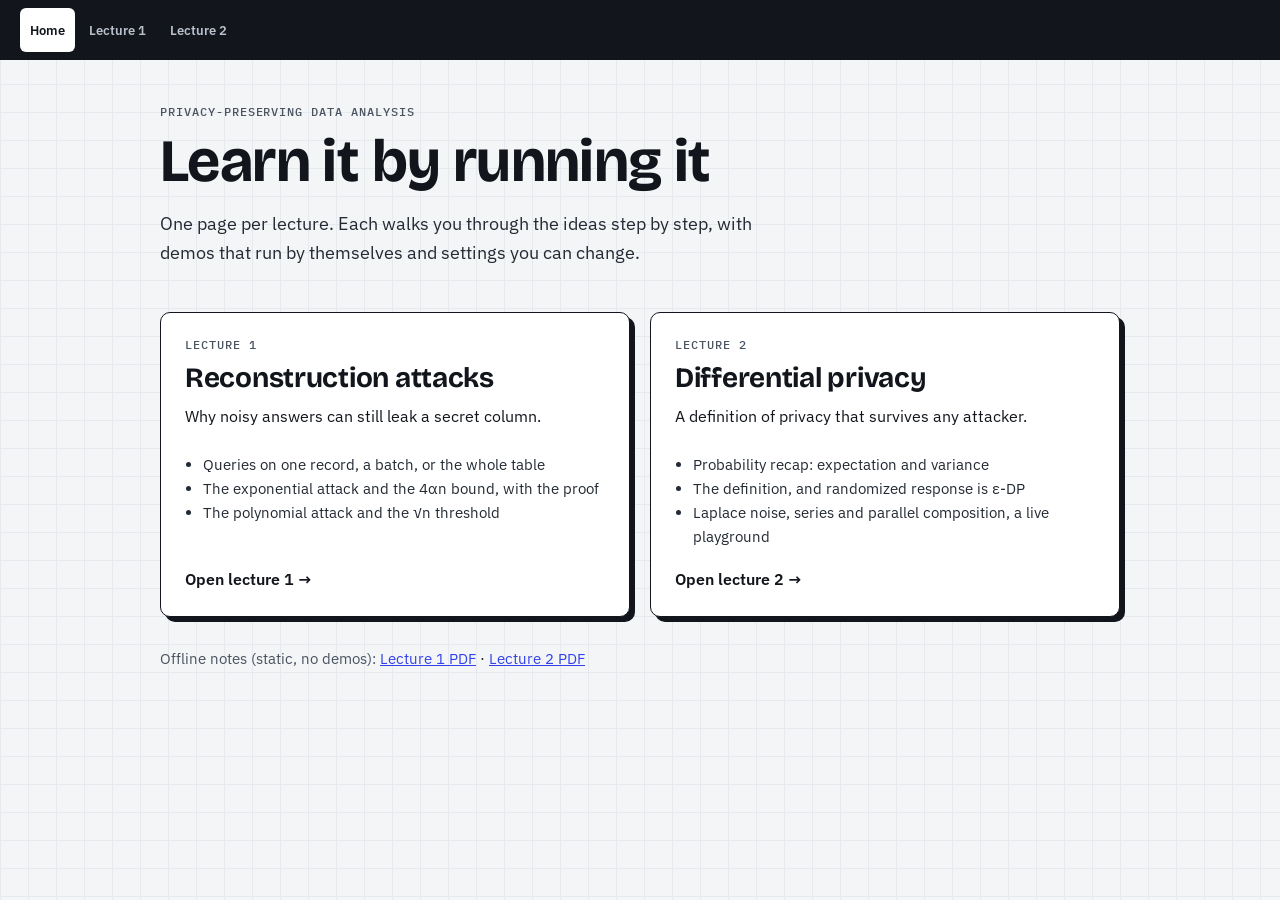
<file: index.html>
<!doctype html>
<html lang="en">
<head>
<meta charset="utf-8">
<meta name="viewport" content="width=device-width,initial-scale=1">
<title>Privacy-preserving data analysis, explained</title>
<link rel="preconnect" href="https://fonts.googleapis.com">
<link rel="preconnect" href="https://fonts.gstatic.com" crossorigin>
<link href="https://fonts.googleapis.com/css2?family=Bricolage+Grotesque:opsz,wght@12..96,600;12..96,700&family=IBM+Plex+Mono:wght@400;500&family=IBM+Plex+Sans:wght@400;500;600&display=swap" rel="stylesheet">
<link rel="stylesheet" href="style.css?v=5">
<style>
.hero{max-width:1000px;margin:0 auto;padding:44px 20px 20px}
.hero h1{font-size:clamp(34px,6vw,60px);margin-bottom:14px}
.hero p{font-size:18px;max-width:640px;color:#232a33}
.cards{max-width:1000px;margin:0 auto;padding:10px 20px 70px;display:grid;gap:20px;grid-template-columns:repeat(auto-fit,minmax(300px,1fr))}
.lec{display:flex;flex-direction:column;background:var(--card);border:1px solid var(--ink);border-radius:10px;padding:24px;box-shadow:5px 5px 0 var(--ink);text-decoration:none;color:var(--ink)}
.lec:hover{background:var(--accent-soft)}
.lec .eyebrow{margin-bottom:10px}
.lec h2{font-size:28px;margin-bottom:10px}
.lec ul{margin:10px 0 18px;padding-left:18px;color:#232a33;font-size:15px}
.lec .go{margin-top:auto;font-weight:600}
.pdfrow{max-width:1000px;margin:-40px auto 60px;padding:0 20px;font-size:15px}
</style>
</head>
<body>
<div class="top"><div class="in"><div class="lecnav"><a href="index.html" aria-current="page">Home</a><a href="lec1.html">Lecture 1</a><a href="lec2.html">Lecture 2</a></div></div></div>
<header class="hero">
  <div class="eyebrow">Privacy-preserving data analysis</div>
  <h1>Learn it by running it</h1>
  <p>One page per lecture. Each walks you through the ideas step by step, with demos that run by themselves and settings you can change.</p>
</header>
<main class="cards">
  <a class="lec" href="lec1.html">
    <div class="eyebrow">Lecture 1</div><h2>Reconstruction attacks</h2>
    <p>Why noisy answers can still leak a secret column.</p>
    <ul><li>Queries on one record, a batch, or the whole table</li><li>The exponential attack and the 4αn bound, with the proof</li><li>The polynomial attack and the √n threshold</li></ul>
    <span class="go">Open lecture 1 →</span></a>
  <a class="lec" href="lec2.html">
    <div class="eyebrow">Lecture 2</div><h2>Differential privacy</h2>
    <p>A definition of privacy that survives any attacker.</p>
    <ul><li>Probability recap: expectation and variance</li><li>The definition, and randomized response is ε-DP</li><li>Laplace noise, series and parallel composition, a live playground</li></ul>
    <span class="go">Open lecture 2 →</span></a>
</main>
<p class="pdfrow"><span class="muted">Offline notes (static, no demos):</span> <a href="notes/lecture-1-notes.pdf">Lecture 1 PDF</a> · <a href="notes/lecture-2-notes.pdf">Lecture 2 PDF</a></p>
</body>
</html>
</file>
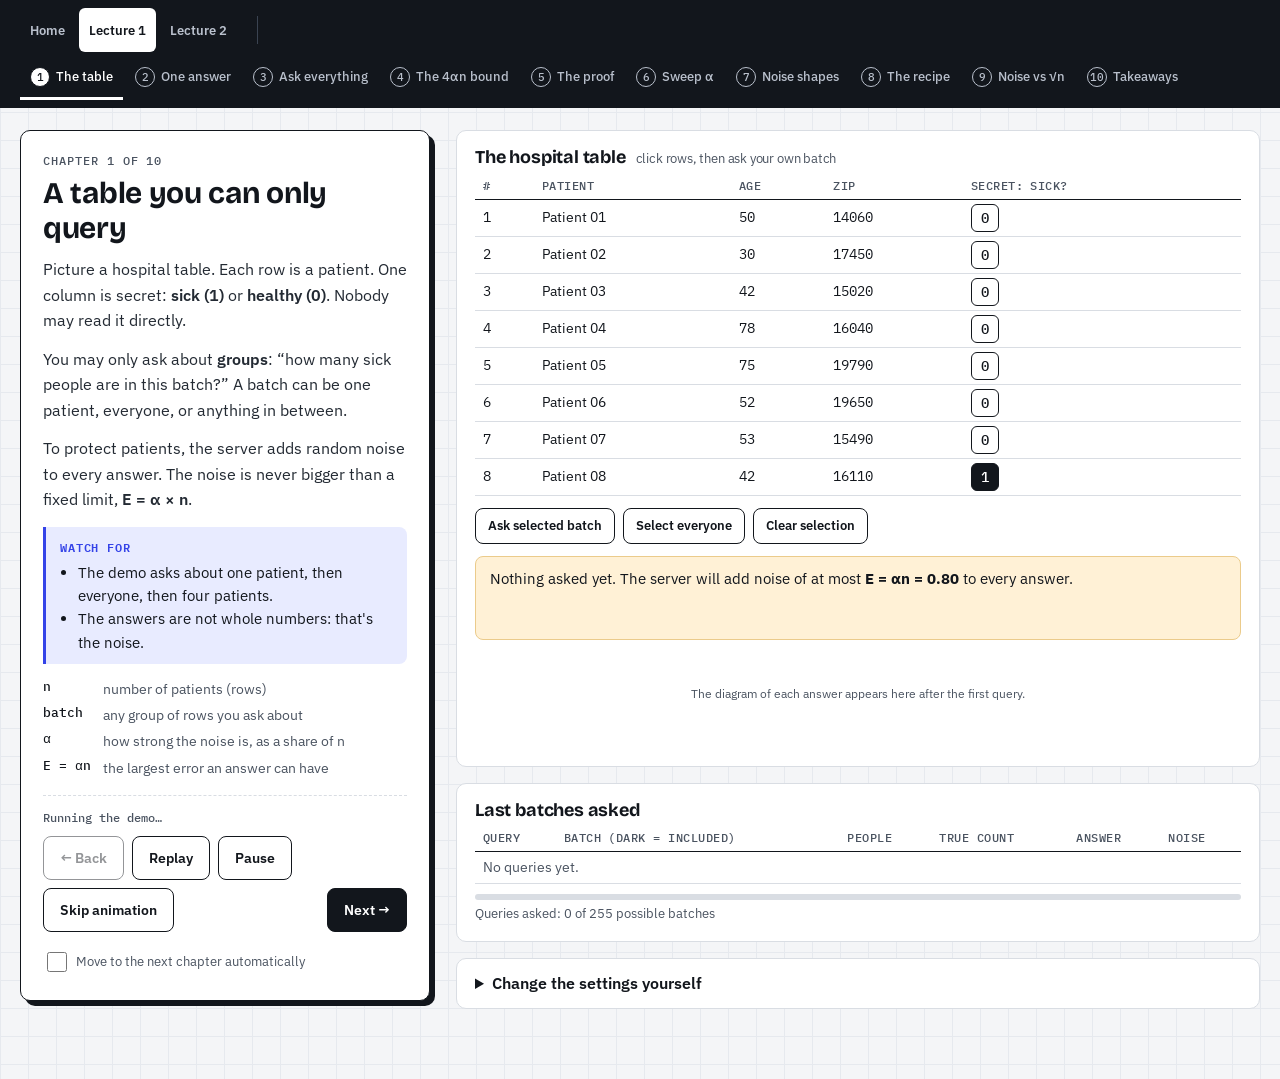
<file: lec1.html>
<!doctype html>
<html lang="en">
<head>
<meta charset="utf-8">
<meta name="viewport" content="width=device-width,initial-scale=1">
<title>Lecture 1 · Reconstruction attack</title>
<link rel="preconnect" href="https://fonts.googleapis.com">
<link rel="preconnect" href="https://fonts.gstatic.com" crossorigin>
<link href="https://fonts.googleapis.com/css2?family=Bricolage+Grotesque:opsz,wght@12..96,600;12..96,700&family=IBM+Plex+Mono:wght@400;500&family=IBM+Plex+Sans:wght@400;500;600&display=swap" rel="stylesheet">
<link rel="stylesheet" href="style.css?v=5">
</head>
<body>
<div class="top"><div class="in">
  <div class="lecnav"><a href="index.html">Home</a><a href="lec1.html" aria-current="page">Lecture 1</a><a href="lec2.html">Lecture 2</a></div><span class="sep"></span>
  <ol class="steps" id="steps" aria-label="Chapters"></ol>
</div></div>

<div class="app">
  <!-- ============ GUIDE ============ -->
  <aside id="guide" aria-label="Guided walkthrough">
    <div class="eyebrow" id="geyebrow"></div>
    <h2 id="gtitle"></h2>
    <div id="gbody"></div>
    <div class="gfoot">
      <div class="gstate" id="gstate" role="status" aria-live="polite"></div>
      <button class="btn pri watchbtn" id="gWatch">Watch the demo ↓</button>
      <button class="btn" id="gBack">← Back</button>
      <button class="btn" id="gReplay">Replay</button>
      <button class="btn" id="gPause">Pause</button>
      <button class="btn" id="gSkip">Skip animation</button>
      <span class="spacer"></span>
      <button class="btn pri" id="gNext">Next →</button>
      <label class="auto"><input type="checkbox" id="autoAdv"> Move to the next chapter automatically</label>
    </div>
  </aside>

  <!-- ============ STAGE ============ -->
  <div id="stageWrap">
    <!-- ATTACK VIEW -->
    <section class="view on" id="v-attack">
      <div class="stage" id="stage">
        <div class="panel" id="proofPanel" style="display:none;margin-bottom:16px">
          <h3>Proof by example <small id="proofWho"></small></h3>
          <div id="proofBody"></div>
          <div class="btnrow"><button class="btn sm" id="proofNext">Show another survivor</button><button class="btn sm" id="proofWorst">Show the worst survivor</button></div>
        </div>
        <div class="panel">
          <h3>The hospital table <small>click rows, then ask your own batch</small></h3>
          <table><thead><tr><th>#</th><th>Patient</th><th>Age</th><th>ZIP</th><th>Secret: sick?</th><th class="full-only">Attacker's reconstruction</th><th class="full-only">Match</th></tr></thead>
          <tbody id="tbody"></tbody></table>
          <div class="btnrow">
            <button class="btn sm" id="ask">Ask selected batch</button>
            <button class="btn sm" id="selAll">Select everyone</button>
            <button class="btn sm" id="selNone">Clear selection</button>
          </div>
          <div class="story" id="story" aria-live="polite"></div>
          <canvas id="winCv" aria-label="Diagram of the last answer: the answer, the window of possible true counts, and the true count"></canvas>
        </div>

        <div class="panel mt full-only">
          <h3>Every possible secret column <small id="gridNote"></small></h3>
          <canvas id="gridCv" aria-label="Grid of all candidate databases; survivors are coloured by how many bits they get wrong"></canvas>
          <div class="legend">
            <span style="--c:#0E8F6E">survivor, 0 bits wrong</span><span style="--c:#B45309">survivor, some bits wrong</span><span style="--c:#D93A3A">survivor, many bits wrong</span>
            <span style="--c:#3443E8">just eliminated</span><span style="--c:#E3E6EB">eliminated</span>
          </div>
        </div>

        <div class="g2 mt full-only">
          <div class="panel"><h3>Candidates still alive <small>log scale</small></h3><canvas id="aliveCv" style="height:220px" aria-label="Line chart of surviving candidates against queries asked"></canvas></div>
          <div class="panel"><h3>How wrong are the survivors? <small>bits wrong, and how many survivors</small></h3><canvas id="histCv" style="height:220px" aria-label="Histogram of survivors by number of wrong bits"></canvas></div>
        </div>
        <div class="g4 mt full-only" id="stats"></div>

        <div class="panel mt">
          <h3>Last batches asked</h3>
          <div style="overflow-x:auto"><table><thead><tr><th>Query</th><th>Batch (dark = included)</th><th>People</th><th>True count</th><th>Answer</th><th>Noise</th><th class="full-only">Alive after</th></tr></thead><tbody id="log"></tbody></table></div>
          <div class="prog"><i id="prog"></i></div>
          <div class="muted" style="font-size:13px;margin-top:4px" id="progTxt"></div>
        </div>

        <details class="exp" id="expA"><summary>Change the settings yourself</summary><div class="inner">
          <div class="controls">
            <label>Rows n <b id="nV"></b><input id="n" type="range" min="6" max="14" value="10"></label>
            <label>Noise α <b id="aV"></b><input id="alpha" type="range" min="0" max="0.5" step="0.005" value="0.1"></label>
            <label>Noise type<select id="dist"></select></label>
            <label>Share of sick patients <b id="pV"></b><input id="psick" type="range" min="0.1" max="0.9" step="0.05" value="0.4"></label>
            <label>Query order<select id="order"><option value="rand">random batches</option><option value="size">small batches first</option></select></label>
            <label>Speed <b id="spV"></b><input id="speed" type="range" min="0" max="100" value="35"></label>
            <label>Seed<input id="seed" type="number" value="7" min="1"></label>
            <label class="chk"><input id="clip" type="checkbox" checked> Keep every noise value within ±αn</label>
          </div>
          <div class="btnrow">
            <button class="btn pri sm" id="play">Play</button><button class="btn sm" id="step1">+1 query</button><button class="btn sm" id="step10">+10</button>
            <button class="btn sm" id="all">Ask all</button><button class="btn sm" id="reset">Reset</button><button class="btn sm" id="newdata">New random table</button>
          </div>
        </div></details>
      </div>
    </section>

    <!-- SWEEP VIEW -->
    <section class="view" id="v-sweep">
      <div class="panel">
        <div class="btnrow" style="margin:0 0 6px"><button class="btn pri sm" id="srun">Run the sweep again</button><span class="muted" id="sstate" style="font-size:13px"></span></div>
        <div class="prog"><i id="sprog"></i></div>
      </div>
      <div class="g2 mt">
        <div class="panel"><h3>A · One noise type <small id="sAname"></small></h3><canvas id="swA" style="height:340px" aria-label="Error rate against alpha for one noise type"></canvas>
          <div class="legend"><span style="--c:#D93A3A">worst survivor</span><span style="--c:#B45309">random survivor</span><span style="--c:#0E8F6E">majority vote</span><span style="--c:#12161C">guarantee 4α</span></div></div>
        <div class="panel"><h3>B · Random survivor, every noise type</h3><canvas id="swB" style="height:340px" aria-label="Error rate of a random survivor against alpha for every noise type"></canvas><div class="legend" id="swBleg"></div></div>
      </div>
      <details class="exp"><summary>Change the settings yourself</summary><div class="inner"><div class="controls">
        <label>Rows n <b id="sn_v"></b><input id="sn" type="range" min="6" max="11" value="8"></label>
        <label>Trials per α <b id="st_v"></b><input id="st" type="range" min="1" max="20" value="3"></label>
        <label>Chart A noise type<select id="sdist"></select></label>
        <label class="chk"><input id="sclip" type="checkbox" checked> Keep every noise value within ±αn</label>
      </div></div></details>
    </section>

    <!-- NOISE VIEW -->
    <section class="view" id="v-noise">
      <div class="g2" id="noiseCards"></div>
      <details class="exp"><summary>Change the settings yourself</summary><div class="inner"><div class="controls">
        <label>Noise bound E = αn <b id="ne_v"></b><input id="ne" type="range" min="0.5" max="10" step="0.1" value="3"></label>
        <label>Rows n <b id="nn_v"></b><input id="nn" type="range" min="4" max="16" value="10"></label>
        <label class="chk"><input id="nclip" type="checkbox"> Keep every noise value within ±E</label>
      </div></div></details>
    </section>

    <!-- ROOT-N VIEW -->
    <section class="view" id="v-root">
      <div class="g2">
        <div class="panel"><h3>Recovered column <small id="rInfo"></small></h3><canvas id="rGrid" aria-label="Grid of recovered bits, green when correct and red when wrong"></canvas>
          <div class="legend"><span style="--c:#0E8F6E">recovered correctly</span><span style="--c:#D93A3A">wrong bit</span></div></div>
        <div class="panel"><h3>Error rate against noise scale β = E / √n</h3><canvas id="rCurve" style="height:300px" aria-label="Error rate against noise scale"></canvas>
          <div class="legend"><span style="--c:#0E8F6E">error (average of 3 runs)</span><span style="--c:#12161C">your current β</span><span style="--c:#9AA3B2">coin flip (50%)</span></div></div>
      </div>
      <div class="panel mt"><h3>Why random batches expose a wrong candidate <small>the idea behind the proof</small></h3>
        <canvas id="catchCv" style="height:280px" aria-label="Chance that random batches expose a candidate with k wrong bits"></canvas>
        <div class="legend"><span style="--c:#3443E8">one random batch exposes a candidate with k wrong bits</span><span style="--c:#0E8F6E">all m batches together expose it</span><span style="--c:#12161C">k = 16E²: below this, a wrong candidate usually hides</span></div></div>
      <details class="exp"><summary>Change the settings yourself</summary><div class="inner"><div class="controls">
        <label>Rows n <b id="rn_v"></b><input id="rn" type="range" min="40" max="300" step="10" value="120"></label>
        <label>Queries m = k·n, k = <b id="rk_v"></b><input id="rk" type="range" min="2" max="16" value="6"></label>
        <label>Noise E = β·√n, β = <b id="rb_v"></b><input id="rb" type="range" min="0" max="5" step="0.05" value="0.5"></label>
        <label>Noise type<select id="rdist"></select></label>
        <label>Seed<input id="rseed" type="number" value="3" min="1"></label>
      </div></div></details>
    </section>

    <!-- WRAP-UP VIEW -->
    <section class="view" id="v-wrap">
      <div class="takeaways">
        <div class="panel wide"><h3>Your lecture notes, mapped to this page</h3>
          <div style="overflow-x:auto"><table class="map"><thead><tr><th>The lecture says</th><th>Where to see it</th></tr></thead><tbody>
          <tr><td>A query can be one record, the whole table, or any batch in between</td><td>Chapter 1. Click rows and ask your own batch.</td></tr>
          <tr><td>Each answer is noisy, with error at most αn</td><td>Chapters 1–2. The blue window diagram.</td></tr>
          <tr><td>Exponential attack: ask all 2ⁿ queries, keep the consistent databases</td><td>Chapter 3.</td></tr>
          <tr><td>If answers are within αn, reconstruction is within 4αn</td><td>Chapters 4–5 (proof on real data), chapter 6 (sweep over α).</td></tr>
          <tr><td>Different noise distributions</td><td>Chapter 7.</td></tr>
          <tr><td>Polynomial attack: works if the noise is below √n</td><td>Chapters 8–9.</td></tr>
          </tbody></table></div></div>
        <div class="panel wide"><h3>Cheat sheet: the two theorems</h3>
          <p><b>Setting.</b> Secret column d ∈ {0,1}ⁿ. A query is any subset S ⊆ {1..n} (one record, everyone, or anything between). The answer is</p>
          <div class="eq">a(S) = Σ<sub>i∈S</sub> dᵢ + e(S),  with |e(S)| ≤ E</div>
          <p><b>Theorem 1 (exponential attack, E = αn).</b> Ask all 2ⁿ subsets. Output <i>any</i> c ∈ {0,1}ⁿ with |Σ<sub>i∈S</sub> cᵢ − a(S)| ≤ E for every S. Then c differs from d in at most 4E = 4αn positions.</p>
          <p><i>Proof.</i> d is consistent, so a consistent c exists. Let A = {i : cᵢ=1, dᵢ=0} and B = {i : cᵢ=0, dᵢ=1}. On S = A, the count of d is 0 and the count of c is |A|, and both are within E of a(A). So |A| ≤ 2E. The same argument on S = B gives |B| ≤ 2E. Hamming(c, d) = |A| + |B| ≤ 4E. ∎ <i>Cost: 2ⁿ queries and about 2ⁿ·2ⁿ checks.</i></p>
          <p><b>Theorem 2 (polynomial attack, Dinur–Nissim).</b> If E = o(√n), then about n·polylog(n) <i>random</i> queries let a polynomial-time attacker recover all but o(n) of the bits.</p>
          <div class="eq">1. pick m random subsets S₁…S<sub>m</sub> (each i joins with probability ½)<br>2. find c ∈ [0,1]ⁿ with |Σ<sub>i∈S_j</sub> cᵢ − a(S_j)| ≤ E for all j   (a linear program)<br>3. round: cᵢ ≥ ½ → 1, otherwise 0</div>
          <p><i>Why.</i> A candidate that differs from d in k positions changes a random subset's sum by about ±√k/2. If that exceeds 2E, the same two-sided argument as in Theorem 1 shows the batch rules the candidate out. So only candidates with k ≲ E² wrong bits survive: few if E² ≪ n. <i>The page demo uses least squares instead of the LP; exact constants and log factors are in the paper, so check them against your lecture notes.</i></p></div>
        <div class="panel"><h3>What the attack needs</h3><p>Only the noisy answers. Not names, not ZIP codes, not any identifier. Hiding or coarsening identifiers (as k-anonymity does) does nothing against it.</p></div>
        <div class="panel"><h3>The rule of thumb</h3><ul style="margin:0;padding-left:18px"><li>Noise of size αn: any survivor is at most 4αn bits wrong.</li><li>Noise well below √n: a fast attack with about n queries recovers almost everything.</li><li>Noise about √n or larger: both attacks stop working.</li></ul></div>
        <div class="panel"><h3>Why random noise isn't the full story</h3><p>Independent noise averages out when you ask thousands of questions. A safe design must either cap how many questions get answered, or add enough noise that the total stays safe. That trade-off is what differential privacy formalises with its privacy budget ε.</p></div>
        <div class="panel"><h3>Sources and caveats</h3><p>This is the Dinur–Nissim reconstruction result. The 4αn proof, the exponential attack and the √n threshold are from that line of work. The "decoy" noise is my own simple construction to show the bound is not empty; it is not the only worst case.</p></div>
      </div>
    </section>
  </div>
</div>

<script src="shared.js?v=5"></script>
<script>
"use strict";
/* ---------- noise types (scaled by bound E) ---------- */
const DISTS={
  uniform:{name:'Uniform',color:'#0E8F6E',dash:[],desc:'flat between −E and +E',
    sample:(r,E)=>(2*r()-1)*E, pdf:(x,E)=>Math.abs(x)<=E?1/(2*E):0, pout:E=>0, sd:E=>E/Math.sqrt(3)},
  gaussian:{name:'Gaussian',color:'#3443E8',dash:[8,4],desc:'bell curve, σ = E/2',
    sample:(r,E)=>gauss(r)*E/2, pdf:(x,E)=>{const s=E/2;return Math.exp(-x*x/(2*s*s))/(s*Math.sqrt(2*Math.PI))}, pout:E=>erfc(2/Math.SQRT2), sd:E=>E/2},
  laplace:{name:'Laplace',color:'#8B4FD8',dash:[2,3],desc:'scale E/3, the classic privacy noise',
    sample:(r,E)=>{const u=r()-.5,b=E/3;return -b*Math.sign(u)*Math.log(1-2*Math.abs(u)+1e-300)},
    pdf:(x,E)=>{const b=E/3;return Math.exp(-Math.abs(x)/b)/(2*b)}, pout:E=>Math.exp(-3), sd:E=>E/3*Math.SQRT2},
  extreme:{name:'Always ±E',color:'#D93A3A',dash:[10,3,2,3],desc:'exactly +E or −E, at random',
    sample:(r,E)=>r()<.5?-E:E, pdf:()=>0, pout:E=>0, sd:E=>E},
  decoy:{name:'Decoy database',color:'#B45309',dash:[],desc:'answers as if the table were halfway to a fake one',structured:true,
    sample:()=>0, pdf:()=>0, pout:()=>0, sd:E=>E},
};
const RANDOM_DISTS=Object.keys(DISTS).filter(k=>!DISTS[k].structured);
function noise(dist,E,r,clip){let x=DISTS[dist].sample(r,E);return clip?clamp(x,-E,E):x}
function decoyMask(n,E,r){const idx=[...Array(n).keys()];for(let i=n-1;i>0;i--){const j=Math.floor(r()*(i+1));[idx[i],idx[j]]=[idx[j],idx[i]]}
  let F=0;for(let i=0;i<Math.min(n,Math.floor(2*E+1e-9));i++)F|=1<<idx[i];return F}
function answerFor(dist,pc,S,dm,F,E,r,clip){return dist==='decoy'?pc[S&dm]+(pc[S&(dm^F)]-pc[S&dm])/2:pc[S&dm]+noise(dist,E,r,clip)}
for(const id of['dist','sdist','rdist'])for(const k in DISTS){if(id==='rdist'&&DISTS[k].structured)continue;const o=document.createElement('option');o.value=k;o.textContent=DISTS[k].name+' (' +DISTS[k].desc+')';$('#'+id).appendChild(o)}
$('#rdist').value='gaussian';

/* ================= ATTACK ENGINE ================= */
let pcCache={};
function popTable(n){if(pcCache[n])return pcCache[n];const N=1<<n,t=new Uint8Array(N);for(let i=1;i<N;i++)t[i]=t[i>>1]+(i&1);return pcCache[n]=t}
function makeInst(n,alpha,dist,clip,seed,p){
  const N=1<<n,r=mulberry32(seed*9973+n),pc=popTable(n),E=alpha*n;
  let dm=0;const d=[];for(let i=0;i<n;i++){const b=r()<p?1:0;d.push(b);if(b)dm|=1<<i}
  const people=[];for(let i=0;i<n;i++)people.push({age:18+Math.floor(r()*65),zip:'1'+String(1000+Math.floor(r()*9000)).slice(0,3)+'0'});
  const F=decoyMask(n,E,r),ans=new Float64Array(N);for(let S=1;S<N;S++)ans[S]=answerFor(dist,pc,S,dm,F,E,r,clip);
  const order=[];for(let S=1;S<N;S++)order.push(S);
  for(let i=order.length-1;i>0;i--){const j=Math.floor(r()*(i+1));[order[i],order[j]]=[order[j],order[i]]}
  return{n,N,E,alpha,dist,clip,seed,d,dm,people,pc,ans,orderRand:order,orderSize:order.slice().sort((a,b)=>pc[a]-pc[b]||a-b),
    order,ptr:0,asked:new Uint8Array(N),viol:new Uint16Array(N),just:new Uint8Array(N),alive:N,applied:0,log:[],sel:0,hist:[[0,N]]}
}
function applyQuery(I,S,manual){
  if(I.asked[S])return false;I.asked[S]=1;I.applied++;
  const{N,pc,viol,just}=I,a=I.ans[S],E=I.E+1e-9;let alive=0;const before=I.alive;just.fill(0);
  for(let c=0;c<N;c++){if(Math.abs(pc[c&S]-a)>E){if(viol[c]===0)just[c]=1;viol[c]++}if(viol[c]===0)alive++}
  I.alive=alive;I.log.push({S,size:pc[S],t:pc[S&I.dm],a,noise:a-pc[S&I.dm],before,after:alive,manual});
  I.hist.push([I.applied,alive]);return true}
function nextQ(I){while(I.ptr<I.order.length&&I.asked[I.order[I.ptr]])I.ptr++;return I.ptr<I.order.length?I.order[I.ptr]:0}
function estimate(I){
  const{N,n,viol,pc,dm}=I;let mv=65535;for(let c=0;c<N;c++)if(viol[c]<mv)mv=viol[c];
  const surv=[],ones=new Array(n).fill(0),hd=new Array(n+1).fill(0);let worst=0,best=n;
  for(let c=0;c<N;c++)if(viol[c]===mv){surv.push(c);for(let i=0;i<n;i++)if(c>>i&1)ones[i]++;const e=pc[c^dm];hd[e]++;if(e>worst)worst=e;if(e<best)best=e}
  const k=surv.length,pick=surv[(I.seed*2654435761>>>0)%k];let maj=0;for(let i=0;i<n;i++)if(ones[i]*2>=k)maj|=1<<i;
  return{k,mv,pick,maj,worst,best,belief:ones.map(o=>o/k),hd,errPick:pc[pick^dm],errMaj:pc[maj^dm]}
}

/* ---------- attack UI ---------- */
let I,playing=false,acc=0,last=0,dirty=true;
const rateOf=v=>1.5*Math.pow(10,v/25);
function build(){
  const n=+$('#n').value,a=+$('#alpha').value;
  $('#nV').textContent=n+' (2ⁿ = '+(1<<n).toLocaleString()+' candidates)';
  $('#aV').textContent=a.toFixed(3)+', so E = αn = '+(a*n).toFixed(2);
  $('#pV').textContent=Math.round($('#psick').value*100)+'%';
  $('#spV').textContent=Math.round(rateOf(+$('#speed').value))+' queries/s';
  I=makeInst(n,a,$('#dist').value,$('#clip').checked,+$('#seed').value||1,+$('#psick').value);
  I.order=$('#order').value==='rand'?I.orderRand:I.orderSize;playing=false;$('#play').textContent='Play';dirty=true;renderAll()}
for(const id of['n','alpha','dist','clip','psick','seed','order'])$('#'+id).addEventListener('input',build);
$('#speed').addEventListener('input',()=>{$('#spV').textContent=Math.round(rateOf(+$('#speed').value))+' queries/s'});
$('#reset').onclick=build;
$('#newdata').onclick=()=>{$('#seed').value=Math.floor(Math.random()*9000)+1;build()};
$('#play').onclick=()=>{playing=!playing;last=performance.now();$('#play').textContent=playing?'Pause':'Play'};
$('#step1').onclick=()=>stepN(1);$('#step10').onclick=()=>stepN(10);
$('#all').onclick=()=>{let c=0;(function ch(){while(nextQ(I)){stepRaw();if(++c%200===0){renderAll();return setTimeout(ch,0)}}renderAll()})()};
function stepRaw(){const S=nextQ(I);if(S)applyQuery(I,S,false)}
function stepN(k){for(let i=0;i<k&&nextQ(I);i++)stepRaw();renderAll()}
$('#tbody').addEventListener('click',e=>{const tr=e.target.closest('tr.row');if(!tr)return;if(e.isTrusted)cancelRun();I.sel^=1<<(+tr.dataset.i);renderTable(estimate(I))});
$('#selAll').onclick=e=>{if(e.isTrusted)cancelRun();I.sel=I.N-1;renderTable(estimate(I))};$('#selNone').onclick=e=>{if(e.isTrusted)cancelRun();I.sel=0;renderTable(estimate(I))};
$('#ask').onclick=e=>{if(e.isTrusted)cancelRun();if(!I.sel){$('#story').innerHTML='Pick at least one row first: click rows in the table, then press <b>Ask selected batch</b>.';return}
  if(!applyQuery(I,I.sel,true)){const l=I.log.find(x=>x.S===I.sel);$('#story').innerHTML='You already asked that batch. The server gives the <b>same</b> answer ('+l.a.toFixed(2)+') every time. If it drew fresh noise on each repeat, the attacker could average the noise away.';return}renderAll()};
function loop(t){if(playing){const dt=Math.min(.1,(t-last)/1000);last=t;acc+=dt*rateOf(+$('#speed').value);const k=Math.floor(acc);acc-=k;
  if(k){for(let i=0;i<k&&nextQ(I);i++)stepRaw();dirty=true}
  if(!nextQ(I)){playing=false;$('#play').textContent='Play'}}
  if(dirty&&$('#v-attack').classList.contains('on')){dirty=false;renderAll()}
  requestAnimationFrame(loop)}

function renderAll(){if(!I)return;const E=estimate(I);renderTable(E);renderWindow();renderStory(E);renderLog();
  if($('#stage').classList.contains('full')){renderGrid(E);renderCharts(E);renderStats(E)}
  const tot=I.N-1;$('#prog').style.width=(I.applied/tot*100)+'%';$('#progTxt').textContent='Queries asked: '+I.applied.toLocaleString()+' of '+tot.toLocaleString()+' possible batches'}
function mini(S,n){let h='<span class="mini">';for(let i=0;i<n;i++)h+='<i class="'+(S>>i&1?'on':'')+'"></i>';return h+'</span>'}
function renderTable(E){
  const last=I.log.length?I.log[I.log.length-1].S:0,n=I.n;let h='';
  for(let i=0;i<n;i++){const d=I.d[i],g=E.maj>>i&1,conf=Math.abs(E.belief[i]-.5)*2,shown=conf>=.5,ok=g===d,p=I.people[i];
    h+=`<tr class="row ${last>>i&1?'inq ':''}${I.sel>>i&1?'sel':''}" data-i="${i}"><td class="mono">${i+1}</td><td>Patient ${String(i+1).padStart(2,'0')}</td><td class="mono">${p.age}</td><td class="mono">${p.zip}</td>
    <td><span class="bit b${d}" aria-label="secret ${d?'sick':'healthy'}">${d}</span></td>
    <td class="full-only"><span class="redact"><span class="bit b${g}${shown&&!ok?' miss':''}">${g}</span><i style="opacity:${(1-conf).toFixed(2)}"></i></span></td>
    <td class="full-only">${shown?(ok?'<span class="ok">✓ match</span>':'<span class="bad">✗ wrong</span>'):'<span class="muted">hidden</span>'}</td></tr>`}
  $('#tbody').innerHTML=h}
function renderWindow(){
  const[x,w,h]=cv($('#winCv')),l=I.log[I.log.length-1];x.font=FONT;
  if(!l){x.fillStyle=C.ink2;x.textAlign='center';x.textBaseline='middle';x.fillText('The diagram of each answer appears here after the first query.',w/2,h/2);return}
  const s=l.size,E=I.E,lo=Math.min(0,l.a-E)-.4,hi=Math.max(s,l.a+E)+.4,L=18,R=18,ay=h-34,X=v=>L+(v-lo)/(hi-lo)*(w-L-R);
  x.fillStyle='rgba(52,67,232,.16)';x.strokeStyle=C.accent;x.lineWidth=1.5;x.fillRect(X(l.a-E),ay-44,X(l.a+E)-X(l.a-E),44);x.strokeRect(X(l.a-E),ay-44,X(l.a+E)-X(l.a-E),44);
  x.strokeStyle=C.ink;x.lineWidth=1.5;x.beginPath();x.moveTo(L,ay);x.lineTo(w-R,ay);x.stroke();
  x.fillStyle=C.ink2;x.textAlign='center';x.textBaseline='top';
  for(let v=0;v<=s;v++){x.beginPath();x.moveTo(X(v),ay);x.lineTo(X(v),ay+5);x.stroke();x.fillText(v,X(v),ay+8)}
  x.fillStyle=C.accent;x.beginPath();x.arc(X(l.a),ay-22,6,0,7);x.fill();
  x.fillStyle=C.accent;x.textBaseline='bottom';x.textAlign='center';x.fillText('answer '+l.a.toFixed(2),X(l.a),ay-48);
  x.fillStyle=C.ink;x.beginPath();const tx=X(l.t),ty=ay-22;x.moveTo(tx,ty-9);x.lineTo(tx+8,ty);x.lineTo(tx,ty+9);x.lineTo(tx-8,ty);x.closePath();x.fill();
  x.strokeStyle='#fff';x.lineWidth=1.5;x.stroke();
  x.fillStyle=C.ink;x.textAlign='left';x.textBaseline='bottom';x.fillText('◆ true count '+l.t+' (only the server knows)',L,14);
  x.fillStyle=C.accent;x.textAlign='right';x.fillText('blue band = window of counts the attacker must consider',w-R,14)}
function renderGrid(E){
  const{n,N,viol,pc,dm,just}=I,side=Math.ceil(Math.sqrt(N)),c=$('#gridCv');c.width=side;c.height=side;
  const x=c.getContext('2d'),img=x.createImageData(side,side),D=img.data,mv=E.mv,maxE=Math.max(1,Math.min(n,Math.ceil(4*I.E)));
  const G=[14,143,110],A=[180,83,9],R=[217,58,58];
  for(let i=0;i<side*side;i++){let r=227,g=230,b=235;
    if(i<N){if(viol[i]>mv){if(just[i]){r=52;g=67;b=232}}
      else{const f=Math.min(1,pc[i^dm]/maxE),lo=f<.5?G:A,hi=f<.5?A:R,t=f<.5?f*2:(f-.5)*2;r=lo[0]+(hi[0]-lo[0])*t;g=lo[1]+(hi[1]-lo[1])*t;b=lo[2]+(hi[2]-lo[2])*t}}
    D[4*i]=r;D[4*i+1]=g;D[4*i+2]=b;D[4*i+3]=255}
  x.putImageData(img,0,0);const tx=dm%side,ty=Math.floor(dm/side),s=Math.max(2.2,side/24);
  x.lineWidth=Math.max(1,side/40);x.strokeStyle='#fff';x.fillStyle=C.ink;
  x.beginPath();x.moveTo(tx+.5,ty+.5-s);x.lineTo(tx+.5+s,ty+.5);x.lineTo(tx+.5,ty+.5+s);x.lineTo(tx+.5-s,ty+.5);x.closePath();x.stroke();x.fill();
  $('#gridNote').textContent=I.alive.toLocaleString()+' of '+N.toLocaleString()+' still alive. The diamond marks the true column.'}
function renderCharts(E){
  let[x,w,h]=cv($('#aliveCv'));const N=I.N,tot=N-1,maxx=Math.max(10,Math.min(tot,Math.max(I.applied*1.2,20)));
  const dec=Math.ceil(Math.log10(N));const o={x0:0,x1:maxx,y0:1,y1:Math.pow(10,dec),log:true,xt:[0,.25,.5,.75,1].map(f=>Math.round(f*maxx)),yt:Array.from({length:dec+1},(_,i)=>Math.pow(10,i)),xlab:'queries asked',yfmt:v=>v>=1000?(v/1000)+'k':v};
  axes(x,w,h,o);line(x,o,I.hist,C.accent);
  [x,w,h]=cv($('#histCv'));
  const n=I.n,hd=E.hd,top=Math.max(...hd,1),bound=4*I.E,L=40,B=36,T=12,R=12,bw=(w-L-R)/(n+1);
  x.font=FONT;x.textAlign='center';
  for(let k=0;k<=n;k++){const bh=hd[k]/top*(h-T-B-30),px=L+k*bw;x.fillStyle=k<=bound?C.good:C.bad;x.fillRect(px+2,h-B-bh,bw-4,bh);
    x.fillStyle=C.ink2;x.textBaseline='top';if(n<=16||k%2===0)x.fillText(k,px+bw/2,h-B+6);if(hd[k]){x.fillStyle=C.ink;x.textBaseline='bottom';x.fillText(hd[k],px+bw/2,h-B-bh-2)}}
  x.fillStyle=C.ink2;x.textBaseline='top';x.fillText('bits wrong',(L+w-R)/2,h-16);
  x.strokeStyle=C.ink;x.lineWidth=1.5;x.beginPath();x.moveTo(L,T);x.lineTo(L,h-B);x.lineTo(w-R,h-B);x.stroke();
  if(bound<=n){const bx=L+(bound+1)*bw-1;x.strokeStyle=C.ink;x.setLineDash([5,4]);x.lineWidth=2;x.beginPath();x.moveTo(bx,T+16);x.lineTo(bx,h-B);x.stroke();x.setLineDash([]);x.fillStyle=C.ink;x.textAlign='right';x.textBaseline='top';x.fillText('dashed = guarantee, at most 4αn = '+bound.toFixed(1)+' bits',w-R,T)}}
function renderStats(E){const n=I.n,st=I.applied>0,pct=v=>(v/n*100).toFixed(0)+'%',truthAlive=I.viol[I.dm]===0,b=4*I.E;
  $('#stats').innerHTML=
   card('Noise bound E = αn',I.E.toFixed(2),'every answer is off by at most this')+
   card('Guarantee',Math.min(n,b).toFixed(1)+' bits','any survivor is at most 4αn wrong')+
   card('Survivors',I.alive.toLocaleString(),truthAlive?'the true column is among them':'the true column was crossed out: noise broke the bound',truthAlive?'':'var(--bad)')+
   card('Attacker output (majority vote)',st?E.errMaj+' wrong':'—',st?pct(E.errMaj)+' error rate':'ask queries first',st?(E.errMaj===0?'var(--good)':E.errMaj/n<.15?'var(--warn)':'var(--bad)'):'')+
   card('One random survivor',st?E.errPick+' wrong':'—',st?pct(E.errPick)+' error rate':'')+
   card('Best / worst survivor',st?E.best+' / '+E.worst:'—',st?(E.worst<=b+1e-9?'worst is within 4αn, as the theorem says':'worst exceeds 4αn (noise broke the bound)'):'')}
function renderLog(){const rows=I.log.slice(-8).reverse(),base=I.log.length;let h='';
  rows.forEach((l,i)=>{h+=`<tr><td class="mono">#${base-i}${l.manual?' <span class="kbd">yours</span>':''}</td><td>${mini(l.S,I.n)}</td><td class="mono">${l.size}</td><td class="mono">${l.t}</td><td class="mono">${l.a.toFixed(2)}</td>
  <td class="mono" style="color:${Math.abs(l.noise)>I.E+1e-9?'var(--bad)':'var(--ink2)'}">${l.noise>=0?'+':''}${l.noise.toFixed(2)}</td><td class="full-only mono">${l.after.toLocaleString()} <span class="muted">(−${(l.before-l.after).toLocaleString()})</span></td></tr>`});
  $('#log').innerHTML=h||'<tr><td colspan="7" class="muted">No queries yet.</td></tr>'}
function renderStory(E){
  const n=I.n,l=I.log[I.log.length-1],full=$('#stage').classList.contains('full');let t;
  if(!l)t=full?`The attacker knows the table has ${n} rows and that every answer is within <b>E = ${I.E.toFixed(2)}</b> of the truth. Before any answer, all <b>${I.N.toLocaleString()}</b> secret columns are possible.`
    :`Nothing asked yet. The server will add noise of at most <b>E = αn = ${I.E.toFixed(2)}</b> to every answer.`;
  else{const lo=Math.max(0,Math.ceil(l.a-I.E-1e-9)),hi=Math.min(l.size,Math.floor(l.a+I.E+1e-9)),ints=[];for(let v=lo;v<=hi;v++)ints.push(v);
    const who=l.size===n?'everyone':l.size===1?'one patient':l.size+' patients';
    t=`<b>Query ${I.log.length}</b>: how many sick among ${who}? The true count is <b>${l.t}</b>, but the server answered <b>${l.a.toFixed(2)}</b> (noise ${l.noise>=0?'+':''}${l.noise.toFixed(2)}). The attacker only knows the truth is within ${I.E.toFixed(2)} of that, so it could be <b>${ints.join(', ')||'none of the whole numbers'}</b>.`;
    if(full){t+=` Every candidate column whose count for this batch falls outside that window is crossed out: <b>${l.before.toLocaleString()} → ${l.after.toLocaleString()}</b> candidates left.`;
      if(I.applied===I.N-1)t+=`<br><b>All batches asked.</b> Majority vote gets <b>${E.errMaj}</b> of ${n} bits wrong (${(E.errMaj/n*100).toFixed(0)}%); the worst survivor is ${E.worst} bits off against a guarantee of ${Math.min(n,4*I.E).toFixed(1)}.`;
      else if(I.alive===1&&I.viol[I.dm]===0)t+=`<br>Only the <b>true column</b> is left: fully reconstructed.`}}
  $('#story').innerHTML=t}

/* ================= SWEEP ================= */
let sweepData=null;
function attackFull(n,dm,ans,E,r){
  const N=1<<n,pc=popTable(n),eps=E+1e-9;let surv=[];
  for(let c=0;c<N;c++){let ok=true;for(let S=1;S<N;S++)if(Math.abs(pc[c&S]-ans[S])>eps){ok=false;break}if(ok)surv.push(c)}
  if(!surv.length){let mv=1e9;const v=new Uint16Array(N);for(let c=0;c<N;c++){let k=0;for(let S=1;S<N;S++)if(Math.abs(pc[c&S]-ans[S])>eps)k++;v[c]=k;if(k<mv)mv=k}
    for(let c=0;c<N;c++)if(v[c]===mv)surv.push(c)}
  let worst=0;const ones=new Array(n).fill(0);
  for(const c of surv){worst=Math.max(worst,pc[c^dm]);for(let i=0;i<n;i++)if(c>>i&1)ones[i]++}
  let maj=0;for(let i=0;i<n;i++)if(ones[i]*2>=surv.length)maj|=1<<i;
  const pick=surv[Math.floor(r()*surv.length)];
  return{worst:worst/n,rand:pc[pick^dm]/n,maj:pc[maj^dm]/n,truth:surv.includes(dm)?1:0}}
function oneTrial(n,alpha,dist,clip,r){
  const N=1<<n,pc=popTable(n);let dm=0;for(let i=0;i<n;i++)if(r()<.5)dm|=1<<i;
  const E=alpha*n,F=decoyMask(n,E,r),ans=new Float64Array(N);for(let S=1;S<N;S++)ans[S]=answerFor(dist,pc,S,dm,F,E,r,clip);
  return attackFull(n,dm,ans,E,r)}
async function runSweep(){
  const n=+$('#sn').value,T=+$('#st').value,clip=$('#sclip').checked,alphas=[];for(let i=0;i<=25;i++)alphas.push(i*.02);
  const D={};for(const k in DISTS)D[k]=[];const total=alphas.length*Object.keys(DISTS).length;let done=0;$('#srun').disabled=true;
  for(const k in DISTS)for(const a of alphas){const r=mulberry32(1234+Math.round(a*1000)),acc={worst:0,rand:0,maj:0,truth:0};
    for(let t=0;t<T;t++){const s=oneTrial(n,a,k,clip,r);for(const q in acc)acc[q]+=s[q]/T}
    D[k].push({a,...acc});done++;$('#sprog').style.width=(done/total*100)+'%';$('#sstate').textContent='Attacking… '+Math.round(done/total*100)+'%';await new Promise(r=>setTimeout(r,0))}
  sweepData={D,n,T,clip};$('#srun').disabled=false;$('#sstate').textContent='Done: n = '+n+', '+T+' random tables per α.';drawSweep()}
$('#srun').onclick=runSweep;
function drawSweep(){
  $('#sn_v').textContent=$('#sn').value+' (2ⁿ = '+(1<<$('#sn').value)+')';$('#st_v').textContent=$('#st').value;$('#sAname').textContent=DISTS[$('#sdist').value].name;
  const base={x0:0,x1:.5,y0:0,y1:1,xt:[0,.1,.2,.3,.4,.5],yt:[0,.25,.5,.75,1],xlab:'noise level α (E = αn)',yfmt:v=>Math.round(v*100)+'%'};
  for(const id of['swA','swB']){const[x,w,h]=cv($('#'+id));if(!sweepData){x.fillStyle=C.ink2;x.font='14px "IBM Plex Sans",sans-serif';x.textAlign='center';x.fillText('Running…',w/2,h/2);continue}
    const o={...base};axes(x,w,h,o);
    line(x,o,[[0,.5],[.5,.5]],C.dim,[2,4],1.5);
    line(x,o,[[0,0],[.25,1],[.5,1]],C.ink,[6,5],2);
    if(id==='swA'){const k=$('#sdist').value,d=sweepData.D[k];
      line(x,o,d.map(p=>[p.a,p.worst]),C.bad);line(x,o,d.map(p=>[p.a,p.rand]),C.warn,[8,4]);line(x,o,d.map(p=>[p.a,p.maj]),C.good,[2,3]);
      const nt=d.filter(p=>p.truth<.999)[0];if(nt){x.fillStyle=C.bad;x.textAlign='left';x.textBaseline='top';x.font=FONT;x.fillText('From α ≈ '+nt.a.toFixed(2)+' the true column is sometimes crossed out',o.L+8,o.T+4)}}
    else for(const k in DISTS)line(x,o,sweepData.D[k].map(p=>[p.a,p.rand]),DISTS[k].color,DISTS[k].dash)}
  $('#swBleg').innerHTML=Object.values(DISTS).map(d=>`<span style="--c:${d.color}">${d.name}</span>`).join('')+'<span style="--c:#12161C">guarantee 4α</span>'}
for(const id of['sdist','sn','st'])$('#'+id).addEventListener('input',drawSweep);

/* ================= NOISE ================= */
function drawNoise(){
  const E=+$('#ne').value,n=+$('#nn').value,clip=$('#nclip').checked;$('#ne_v').textContent=E.toFixed(1);$('#nn_v').textContent=n+' ('+((1<<n)-1).toLocaleString()+' queries)';
  const host=$('#noiseCards');if(!host.children.length)for(const k of RANDOM_DISTS){host.insertAdjacentHTML('beforeend',`<div class="panel"><h3>${DISTS[k].name} <small>${DISTS[k].desc}</small></h3><canvas id="nz_${k}" style="height:190px" aria-label="Histogram of ${DISTS[k].name} noise"></canvas><div class="g4" style="grid-template-columns:repeat(3,1fr);gap:8px;margin-top:8px" id="nzs_${k}"></div></div>`)}
  for(const k of RANDOM_DISTS){const D=DISTS[k],[x,w,h]=cv($('#nz_'+k)),r=mulberry32(99),bins=64,lo=-2*E,hi=2*E,cnt=new Array(bins).fill(0),M=30000;
    for(let i=0;i<M;i++){const v=noise(k,E,r,clip);const b=Math.floor((v-lo)/(hi-lo)*bins);if(b>=0&&b<bins)cnt[b]++}
    const dens=cnt.map(c=>c/M/((hi-lo)/bins)),cap=2.4/E,o={x0:lo,x1:hi,y0:0,y1:cap,xt:[-2*E,-E,0,E,2*E],yt:[],xfmt:v=>(v/E).toFixed(0)+'E',xlab:'noise added to an answer'};
    axes(x,w,h,o);x.fillStyle='rgba(217,58,58,.10)';x.fillRect(o.L,o.T,o.X(-E)-o.L,h-o.T-o.B);x.fillRect(o.X(E),o.T,w-o.R-o.X(E),h-o.T-o.B);
    x.fillStyle=D.color;x.globalAlpha=.6;const bwid=(w-o.L-o.R)/bins;dens.forEach((d,i)=>{const bh=Math.min(d,cap)/cap*(h-o.T-o.B);x.fillRect(o.L+i*bwid,h-o.B-bh,bwid-1,bh)});x.globalAlpha=1;
    if(k!=='extreme'){const pts=[];for(let i=0;i<=200;i++){const v=lo+i/200*(hi-lo);pts.push([v,Math.min(cap,D.pdf(v,E))])}line(x,o,pts,C.ink,[],1.5)}
    x.strokeStyle=C.ink;x.setLineDash([5,4]);x.lineWidth=1.5;for(const v of[-E,E]){x.beginPath();x.moveTo(o.X(v),o.T);x.lineTo(o.X(v),h-o.B);x.stroke()}x.setLineDash([]);
    x.fillStyle=C.bad;x.font=FONT;x.textAlign='left';x.textBaseline='top';x.fillText('beyond the bound',o.X(E)+4,o.T+2);
    const pout=clip?0:D.pout(E),N1=Math.pow(2,n)-1,surv=Math.pow(1-pout,N1);
    $('#nzs_'+k).innerHTML=card('Spread (std dev)',(clip&&k!=='extreme'?'≤ ':'')+D.sd(E).toFixed(2),'√n = '+Math.sqrt(n).toFixed(2))+card('Beyond ±E',clip?'never':(pout*100).toFixed(pout<.01?3:1)+'%','per answer')+
      card('True column survives',(surv*100).toFixed(surv<.01?2:0)+'%',clip?'guaranteed by the cap':'all '+N1.toLocaleString()+' answers must stay inside',surv<.95?'var(--bad)':'var(--good)')}}
for(const id of['ne','nn','nclip'])$('#'+id).addEventListener('input',drawNoise);

/* ================= √n ATTACK ================= */
function rootRun(n,m,beta,dist,seed){
  const r=mulberry32(seed*31+n),E=beta*Math.sqrt(n),d=[];for(let i=0;i<n;i++)d.push(r()<.5?1:0);
  const A=[],a=[];for(let q=0;q<m;q++){const row=new Uint8Array(n);let s=0;for(let i=0;i<n;i++){row[i]=r()<.5?1:0;s+=row[i]*d[i]}A.push(row);a.push(s+noise(dist,E,r,true))}
  const x=solveLS(A,a,m,n),est=Array.from(x,v=>v>.5?1:0);let err=0;for(let i=0;i<n;i++)if(est[i]!==d[i])err++;return{d,est,err}}
let rootCache={key:'',pts:[]};
function drawRoot(){
  const n=+$('#rn').value,k=+$('#rk').value,b=+$('#rb').value,dist=$('#rdist').value,seed=+$('#rseed').value||1,m=k*n;
  $('#rn_v').textContent=n;$('#rk_v').textContent=k+' (m = '+m+' queries)';$('#rb_v').textContent=b.toFixed(2)+', so E = '+(b*Math.sqrt(n)).toFixed(1)+' (√n = '+Math.sqrt(n).toFixed(1)+')';
  const res=rootRun(n,m,b,dist,seed);$('#rInfo').textContent=res.err+' of '+n+' bits wrong ('+(res.err/n*100).toFixed(1)+'%)';
  const c=$('#rGrid'),cols=Math.ceil(Math.sqrt(n*1.8)),rows=Math.ceil(n/cols);c.style.height=Math.min(320,c.clientWidth/cols*rows)+'px';
  const[x,w,h]=cv(c),cs=Math.min(w/cols,h/rows);
  for(let i=0;i<n;i++){const px=(i%cols)*cs,py=Math.floor(i/cols)*cs,ok=res.d[i]===res.est[i];
    x.fillStyle=ok?'#D7F0E8':'#FAD1D1';x.fillRect(px+1,py+1,cs-2,cs-2);x.strokeStyle=ok?C.good:C.bad;x.lineWidth=1.5;x.strokeRect(px+1.5,py+1.5,cs-3,cs-3);
    x.fillStyle=C.ink;x.font='500 '+Math.max(9,cs*.5)+'px "IBM Plex Mono",monospace';x.textAlign='center';x.textBaseline='middle';x.fillText(res.est[i]+(ok?'':'✗'),px+cs/2,py+cs/2+1)}
  const key=[n,k,dist,seed].join();if(rootCache.key!==key){const pts=[];for(let bb=0;bb<=5.001;bb+=.25){let s=0;for(let t=0;t<3;t++)s+=rootRun(n,m,bb,dist,seed+t*17).err/n;pts.push([bb,s/3])}rootCache={key,pts}}
  {const[x3,w3,h3]=cv($('#catchCv')),Ev=b*Math.sqrt(n),step=Math.max(1,Math.floor(n/150)),p1=[],p2=[];
   for(let kk=0;kk<=n;kk+=step){const p=kk===0?0:erfc(4*Ev/Math.sqrt(kk)/Math.SQRT2);p1.push([kk,p]);p2.push([kk,1-Math.pow(1-p,m)])}
   const o3={x0:0,x1:n,y0:0,y1:1,xt:[0,.25,.5,.75,1].map(f=>Math.round(f*n)),yt:[0,.25,.5,.75,1],xlab:'k = number of wrong bits in a candidate',yfmt:v=>Math.round(v*100)+'%'};
   axes(x3,w3,h3,o3);line(x3,o3,p2,C.good);line(x3,o3,p1,C.accent,[8,4]);
   const kstar=16*Ev*Ev;if(kstar<=n){x3.strokeStyle=C.ink;x3.lineWidth=1.5;x3.setLineDash([5,4]);x3.beginPath();x3.moveTo(o3.X(kstar),o3.T);x3.lineTo(o3.X(kstar),h3-o3.B);x3.stroke();x3.setLineDash([]);x3.fillStyle=C.ink;x3.font=FONT;x3.textAlign='left';x3.textBaseline='top';x3.fillText('k = 16E² = '+Math.round(kstar),o3.X(kstar)+6,o3.T+4)}
   else{x3.fillStyle=C.ink;x3.font=FONT;x3.textAlign='right';x3.textBaseline='top';x3.fillText('16E² = '+Math.round(kstar)+' is beyond n: even candidates with many wrong bits hide',w3-o3.R,o3.T+4)}}
  const[x2,w2,h2]=cv($('#rCurve')),o={x0:0,x1:5,y0:0,y1:.6,xt:[0,1,2,3,4,5],yt:[0,.1,.2,.3,.4,.5],xlab:'β = E / √n',yfmt:v=>Math.round(v*100)+'%'};
  axes(x2,w2,h2,o);line(x2,o,[[0,.5],[5,.5]],C.dim,[2,4],1.5);line(x2,o,rootCache.pts,C.good);
  x2.strokeStyle=C.ink;x2.lineWidth=2;x2.beginPath();x2.moveTo(o.X(b),o.T);x2.lineTo(o.X(b),h2-o.B);x2.stroke();
  x2.fillStyle=C.ink;x2.beginPath();x2.arc(o.X(b),o.Y(res.err/n),5,0,7);x2.fill()}
for(const id of['rn','rk','rb','rdist','rseed'])$('#'+id).addEventListener('input',()=>requestAnimationFrame(drawRoot));

/* ================= PROOF ================= */
let proofK=0;
function survivorList(){const{N,viol,pc,dm}=I;let mv=65535;for(let c=0;c<N;c++)if(viol[c]<mv)mv=viol[c];const l=[];for(let c=0;c<N;c++)if(viol[c]===mv)l.push(c);return l.sort((a,b)=>pc[b^dm]-pc[a^dm])}
function renderProof(){
  const body=$('#proofBody');
  if(!I||I.applied<I.N-1){body.innerHTML='<p class="muted">Waiting for the attack to ask every batch…</p>';return}
  const L=survivorList(),c=L[proofK%L.length],{n,dm,pc,E}=I,full=I.N-1,A=c&~dm&full,B=dm&~c&full,k=pc[A]+pc[B];
  const rows=m=>{const r=[];for(let i=0;i<n;i++)if(m>>i&1)r.push(i+1);return r.join(', ')||'none'};
  const row=(lab,m)=>`<div class="bitrow"><span class="lab">${lab}</span>${Array.from({length:n},(_,i)=>{const v=m>>i&1,diff=(c>>i&1)!==(dm>>i&1);return`<span class="bit b${v}${diff?' miss':''}">${v}</span>`}).join('')}</div>`;
  const ok=(v,lim)=>v<=lim+1e-9?'<span class="ok">✓</span>':'<span class="bad">✗ (noise exceeded the bound)</span>';
  const side=(name,mask,cSays,tSays,cnt,cCount,tCount)=>mask===0?`<p>No rows where c says ${cSays} and the truth says ${tSays}, so |${name}| = 0, trivially at most 2E.</p>`
    :`<p>${name} = rows <b>${rows(mask)}</b> (c says ${cSays}, truth says ${tSays}). The attacker asked this batch, because they asked every batch. The truth's count on ${name} is <b>${tCount}</b>; c's count is <b>${cCount}</b>. The server answered <b>${I.ans[mask].toFixed(2)}</b>. The truth is within E = ${E.toFixed(2)} of that answer, and so is c. So the two counts differ by at most 2E = <b>${(2*E).toFixed(2)}</b>.<br>Check: |${name}| = ${cnt} ≤ ${(2*E).toFixed(2)} ${ok(cnt,2*E)}</p>`;
  $('#proofWho').textContent=proofK%L.length===0?'the worst survivor':'survivor '+(proofK%L.length+1)+' of '+L.length+' (sorted worst first)';
  body.innerHTML=`<div class="pstep"><h4>Step 1. Truth and a survivor</h4>${row('truth d',dm)}${row('survivor c',c)}<p>c fits every answer to within E, just like the truth. They differ in <b>${k}</b> rows (outlined in red).</p></div>
  <div class="pstep"><h4>Step 2. Rows where c wrongly says “sick”</h4>${side('A',A,'sick (1)','healthy (0)',pc[A],pc[A],0)}</div>
  <div class="pstep"><h4>Step 3. Rows where c wrongly says “healthy”</h4>${side('B',B,'healthy (0)','sick (1)',pc[B],0,pc[B])}</div>
  <div class="pstep"><h4>Step 4. Add them up</h4><p>Bits wrong = |A| + |B| = ${pc[A]} + ${pc[B]} = <b>${k}</b> ≤ 2E + 2E = 4E = 4αn = <b>${(4*E).toFixed(2)}</b> ${ok(k,4*E)}</p></div>`}
$('#proofNext').onclick=()=>{proofK++;renderProof()};$('#proofWorst').onclick=()=>{proofK=0;renderProof()};

/* ================= VIEWS ================= */
function showView(v){document.querySelectorAll('.view').forEach(s=>s.classList.toggle('on',s.id==='v-'+v));
  ({attack:renderAll,sweep:drawSweep,noise:drawNoise,root:drawRoot,wrap(){}})[v]()}

/* ================= GUIDED TOUR ================= */
let runId=0,fast=false,paused=false,cur=0,lab=false,seen=new Set();
function cancelRun(){runId++;paused=false;playing=false;$('#play').textContent='Play';gState('');$('#gPause').disabled=true;$('#gSkip').disabled=true}
function gState(t){$('#gstate').textContent=t}
function sleep(ms){const id=runId;return new Promise((res,rej)=>{const t0=performance.now();(function tick(){
  if(id!==runId)return rej('x');if(paused){return setTimeout(tick,100)}
  if(fast||performance.now()-t0>=ms)return res();setTimeout(tick,30)})()})}
function preset(o){for(const k in o){const el=$('#'+k);if(el.type==='checkbox')el.checked=o[k];else el.value=o[k]}build()}
function setStage(full){$('#stage').classList.toggle('full',full);renderAll()}
async function ask(mask){I.sel=mask;renderTable(estimate(I));await sleep(1100);applyQuery(I,mask,true);I.sel=0;renderAll()}
async function playAll(){let k=1;while(nextQ(I)){stepN(k);k=Math.ceil(k*1.25);await sleep(220)}}
async function ramp(id,from,to,steps,ms,draw){const el=$('#'+id);for(let i=0;i<=steps;i++){el.value=from+(to-from)*i/steps;draw();await sleep(ms)}}

const CH=[
{key:'setup',short:'The table',view:'attack',title:'A table you can only query',
 body:`<p>Picture a hospital table. Each row is a patient. One column is secret: <b>sick (1)</b> or <b>healthy (0)</b>. Nobody may read it directly.</p>
 <p>You may only ask about <b>groups</b>: “how many sick people are in this batch?” A batch can be one patient, everyone, or anything in between.</p>
 <p>To protect patients, the server adds random noise to every answer. The noise is never bigger than a fixed limit, <b>E = α × n</b>.</p>
 <div class="watch"><h3>Watch for</h3><ul><li>The demo asks about one patient, then everyone, then four patients.</li><li>The answers are not whole numbers: that's the noise.</li></ul></div>
 <dl class="words"><dt>n</dt><dd>number of patients (rows)</dd><dt>batch</dt><dd>any group of rows you ask about</dd><dt>α</dt><dd>how strong the noise is, as a share of n</dd><dt>E = αn</dt><dd>the largest error an answer can have</dd></dl>`,
 async run(){preset({n:8,alpha:0.1,dist:'uniform',clip:true,psick:0.4,seed:7,order:'rand'});setStage(false);
  await sleep(1500);await ask(1);await sleep(3200);await ask(255);await sleep(3200);await ask(30);await sleep(2500);
  $('#story').innerHTML+='<br><b>Your turn:</b> click rows and press <b>Ask selected batch</b>.'}},
{key:'window',short:'One answer',view:'attack',title:'One noisy answer is a window, not a number',
 body:`<p>The attacker gets the server's answer, say 2.6. They know the noise is at most <b>E</b>, so the true count must be within E of 2.6. That is a <b>window</b> (the blue band below the table).</p>
 <p>Here the noise is stronger (α = 0.25, so E = 2). The window is wide enough to hold several whole numbers, so <b>one answer barely narrows things down</b>. Taken alone, this looks private.</p>
 <div class="watch"><h3>Watch for</h3><ul><li>The diamond is the real count. It always sits inside the band.</li><li>Try asking the same batch twice: you get the same answer. If the server re-rolled its noise, the attacker could average it away.</li></ul></div>`,
 async run(){preset({n:8,alpha:0.25,dist:'uniform',clip:true,psick:0.4,seed:7,order:'rand'});setStage(false);
  await sleep(1200);await ask(63);await sleep(3600);await ask(252);await sleep(3600);await ask(255);await sleep(3000)}},
{key:'all',short:'Ask everything',view:'attack',title:'Ask everything, cross out the impossible',
 body:`<p>But the attacker is not limited to a few questions. With n rows there are only 2ⁿ−1 batches, so they <b>ask all of them</b>.</p>
 <p>They also write down every possible secret column: 2ⁿ <b>candidates</b> (the grid). Each answer crosses out every candidate whose count for that batch falls outside the window. The real column can never be crossed out, because the noise really is at most E.</p>
 <p>As candidates disappear, the black bars in the table peel away: the attacker is getting sure of each patient.</p>
 <div class="watch"><h3>Watch for</h3><ul><li>Green cells are survivors. Blue flashes are cells just eliminated.</li><li>With small noise (α = 0.05) only <b>one</b> candidate survives: the whole secret column has leaked.</li></ul></div>`,
 async run(){preset({n:10,alpha:0.05,dist:'uniform',clip:true,psick:0.4,seed:7,order:'rand'});setStage(true);
  await sleep(1800);await playAll()}},
{key:'bound',short:'The 4αn bound',view:'attack',title:'When noise is big: the 4αn guarantee',
 body:`<p>Now turn the noise up (α = 0.2). The server also gets smarter: it answers as if the table were <b>halfway between the truth and a fake table</b> that differs in some rows. Both the real table and the fake one fit every window, so neither can be crossed out.</p>
 <p>Theory says that <b>any survivor is at most 4αn bits wrong</b>. Why: take a survivor and the truth. Where they disagree in one direction (a rows), ask about exactly those rows. Both are within E of the same answer, so they can differ by at most 2E there. The same holds for the other direction. Total: 4E = 4αn.</p>
 <div class="watch"><h3>Watch for</h3><ul><li>The histogram: bars are survivors grouped by bits wrong. The dashed line is the guarantee; nothing sits past it.</li><li>The table still gets mostly reconstructed: majority vote over survivors is far better than the worst case.</li></ul></div>`,
 async run(){preset({n:10,alpha:0.2,dist:'decoy',clip:true,psick:0.4,seed:7,order:'rand'});setStage(true);
  await sleep(1800);await playAll()}},
{key:'proof',short:'The proof',view:'attack',title:'The 4αn proof, on real data',
 body:`<p>You saw that every survivor is at most 4αn bits wrong. The panel at the top of the stage checks the argument on the actual survivors of this run.</p>
 <p><b>The idea.</b> Take the truth d and any survivor c. Let <b>A</b> be the rows where c says sick but the truth says healthy, and <b>B</b> the rows where c says healthy but the truth says sick. The attacker asked every batch, so they asked batch A and batch B.</p>
 <p>On batch A the truth counts 0 and c counts |A|. Both are within E of the same server answer, so |A| ≤ 2E. Same for B. Total error |A| + |B| ≤ 4E = 4αn.</p>
 <div class="watch"><h3>Watch for</h3><ul><li>Press “Show another survivor”. Every one satisfies the same two inequalities.</li><li>The proof only uses “the noise is at most E” and “all 2ⁿ batches were asked”. It never looks at how the noise was chosen, so it holds for any noise.</li><li>The real error is usually well below 4αn; the bound is the worst case.</li></ul></div>`,
 async run(){preset({n:10,alpha:0.2,dist:'decoy',clip:true,psick:0.4,seed:7,order:'rand'});setStage(true);
  await sleep(800);while(nextQ(I))stepRaw();renderAll();proofK=0;$('#proofPanel').style.display='';renderProof();$('#story').innerHTML+='<br><b>All batches were asked instantly.</b> Read the proof at the top of the stage.'}},
{key:'sweep',short:'Sweep α',view:'sweep',title:'How much noise actually hides the column?',
 body:`<p>The page now repeats the whole attack for many noise levels α and averages the results.</p>
 <p><b>Right chart.</b> Independent random noise (uniform, bell, Laplace, ±E) is weak against this attacker: errors average out over thousands of questions, so the column is recovered even at high α. Only the <b>decoy</b> line rises, because decoy noise is built to be consistent.</p>
 <p><b>Left chart.</b> One noise type, three ways to read out an answer. The black dashed line is the guarantee 4α. Real errors stay well under it.</p>
 <div class="watch"><h3>Watch for</h3><ul><li>Every curve stays below the dashed 4α line.</li><li>50% is a coin flip: the attacker knows nothing.</li></ul></div>`,
 async run(){$('#sn').value=8;$('#st').value=3;$('#sdist').value='decoy';$('#sclip').checked=true;sweepData=null;drawSweep();await sleep(600);gState('Running the attack for 26 noise levels…');await runSweep()}},
{key:'shapes',short:'Noise shapes',view:'noise',title:'What the noise looks like',
 body:`<p>Four noise shapes, all scaled to the same limit E. The dashed lines mark ±E; red shading is beyond the limit.</p>
 <p>Bell-shaped and Laplace noise have tails: now and then a value lands beyond E. With thousands of answers, “now and then” becomes “for sure”, so the true column gets crossed out and the clean 4αn guarantee no longer applies. Real privacy systems live in this regime: their noise is not capped, so they control <b>how many questions</b> are answered.</p>
 <div class="watch"><h3>Watch for</h3><ul><li>As E grows, the share of the noise beyond the dashed lines stays the same, but the cards show the chance that <b>all</b> answers stay inside.</li></ul></div>`,
 async run(){$('#nclip').checked=false;$('#nn').value=10;$('#ne').value=1;drawNoise();await sleep(1500);await ramp('ne',1,8,35,140,drawNoise);await sleep(1200)}},
{key:'recipe',short:'The recipe',view:'root',title:'How the √n attack works, step by step',
 body:`<p>The exponential attack needs 2ⁿ queries. The realistic attack needs only about n·polylog(n) <b>random</b> ones. Three steps:</p>
 <ol style="padding-left:20px"><li><b>Ask m random batches.</b> Each patient joins each batch with probability ½.</li>
 <li><b>Find a column that fits every answer.</b> Any 0/1 vector c with |Σ<sub>S</sub> c − answer(S)| ≤ E for all asked batches. The truth is one. Dinur–Nissim solve this as a linear program over c ∈ [0,1]ⁿ. This page uses least squares (best fit), which behaves similarly and is simpler to run.</li>
 <li><b>Round.</b> Values of ½ or more become 1, the rest 0.</li></ol>
 <p><b>Why it works.</b> A wrong candidate that differs from the truth in k rows changes a random batch's sum by about ±√k/2 (a random sum of k terms of ±1). If that exceeds 2E, the batch contradicts the candidate, by the same two-sided argument as the 4αn proof. So candidates with more than about 16E² wrong bits get caught fast. Only about E² wrong bits can hide, which is small as long as E² ≪ n, that is E ≪ √n.</p>
 <div class="watch"><h3>Watch for</h3><ul><li>The blue curve: the chance one random batch exposes a candidate with k wrong bits. It is near 0 for small k and rises to 1.</li><li>The green curve: all m batches together. It rises earlier.</li><li>As E grows the curves slide right: more wrong bits can hide.</li></ul></div>`,
 async run(){$('#rn').value=120;$('#rk').value=6;$('#rdist').value='gaussian';$('#rseed').value=3;$('#rb').value=0.1;drawRoot();await sleep(1200);await ramp('rb',0.1,1.5,30,200,drawRoot);await sleep(800)}},
{key:'root',short:'Noise vs √n',view:'root',title:'Watch the √n attack fail as noise grows',
 body:`<p>Now the full attack on a real run: n = 120 patients, m = 6n random batches, Gaussian noise. The noise scale is β = E / √n.</p>
 <p>At β = 0 the column is recovered perfectly. As β grows the error rate climbs toward 50%, which is a coin flip. The transition happens around β of 1 to 3, that is, when E is of the same order as √n.</p>
 <p>This is why privacy needs noise around √n or more: below it, even a cheap attack wins.</p>
 <div class="watch"><h3>Watch for</h3><ul><li>The black dot slides along the error curve while the grid on the left fills with red errors.</li><li>Try more queries (k) in the settings: it helps the attacker only a little, because the tolerated noise grows like √m.</li></ul></div>`,
 async run(){$('#rn').value=120;$('#rk').value=6;$('#rdist').value='gaussian';$('#rseed').value=3;$('#rb').value=0;gState('Computing the curve…');drawRoot();gState('');await sleep(1000);await ramp('rb',0,4,40,170,drawRoot);await sleep(800)}},
{key:'wrap',short:'Takeaways',view:'wrap',title:'What to take away',
 body:`<p>You've seen the full story: an attacker who only asks noisy group questions can still rebuild the secret column.</p>
 <p>The cards on the right sum up the rules. When you're ready, open the <b>free lab</b> to change any setting yourself.</p>
 <p><button class="btn pri" id="openLab">Open the free lab</button></p>`,
 async run(){}}
];

function renderGuide(){const c=CH[cur];
  $('#geyebrow').textContent='Chapter '+(cur+1)+' of '+CH.length;$('#gtitle').textContent=c.title;$('#gbody').innerHTML=c.body;
  $('#gBack').disabled=cur===0;$('#gNext').disabled=cur===CH.length-1;
  document.querySelectorAll('#steps button').forEach((b,i)=>{if(i===cur)b.setAttribute('aria-current','step');else b.removeAttribute('aria-current');b.classList.toggle('seen',seen.has(i))});
  const ol=$('#openLab');if(ol)ol.onclick=openLab}
async function enter(i){cancelRun();cur=i;seen.add(i);lab=false;fast=false;paused=false;$('#gPause').textContent='Pause';
  for(const id of['gBack','gReplay','gPause','gSkip','gWatch'])$('#'+id).style.display='';
  $('#gbody').onclick=null;$('#proofPanel').style.display='none';
  renderGuide();showView(CH[i].view);const id=++runId;$('#gPause').disabled=false;$('#gSkip').disabled=false;window.scrollTo({top:0});
  try{gState('Running the demo…');await CH[i].run();gState(i<CH.length-1?'Done. Press Next when you are ready.':'')}
  catch(e){if(e!=='x'){console.error(e);gState('')}return}
  if(id===runId){$('#gPause').disabled=true;$('#gSkip').disabled=true;
    if($('#autoAdv').checked&&i<CH.length-1){gState('Next chapter in 6 seconds…');try{await sleep(6000);enter(i+1)}catch(e){}}}}
$('#gWatch').onclick=()=>{$('#stageWrap').scrollIntoView({behavior:'smooth'});enter(cur)};
$('#gBack').onclick=()=>enter(cur-1);$('#gNext').onclick=()=>enter(cur+1);$('#gReplay').onclick=()=>enter(cur);
$('#gPause').onclick=()=>{paused=!paused;$('#gPause').textContent=paused?'Resume':'Pause';gState(paused?'Paused.':'Running the demo…')};
$('#gSkip').onclick=()=>{fast=true};
$('#steps').innerHTML=CH.map((c,i)=>`<li><button data-i="${i}" aria-label="Chapter ${i+1}: ${c.short}"><span class="n">${i+1}</span>${c.short}</button></li>`).join('');
$('#steps').addEventListener('click',e=>{const b=e.target.closest('button');if(b)enter(+b.dataset.i)});
document.addEventListener('input',e=>{if(e.isTrusted&&e.target.closest('.exp'))cancelRun()},true);

/* ---- free lab ---- */
function openLab(){cancelRun();lab=true;document.querySelectorAll('details.exp').forEach(d=>d.open=true);
  $('#geyebrow').textContent='Free lab';$('#gtitle').textContent='Try anything';
  $('#gbody').innerHTML=`<p>Every setting is unlocked and stays exactly where you put it. Switch between the four experiments:</p>
  <div class="labnav">${[['attack','Attack: all candidates and survivors'],['sweep','Sweep: error against α'],['noise','Noise shapes'],['root','The √n attack']].map(([v,t])=>`<button class="btn" data-v="${v}">${t}</button>`).join('')}</div>
  <p class="muted" style="font-size:14px">Tip: with “Decoy database” noise and α around 0.15–0.3 you can watch the 4αn bound bite. With the other noise types the attacker usually wins outright.</p>`;
  for(const id of['gBack','gReplay','gPause','gSkip','gWatch'])$('#'+id).style.display='none';$('#gNext').disabled=true;gState('');
  $('#gbody').onclick=e=>{const b=e.target.closest('[data-v]');if(!b)return;if(b.dataset.v==='attack')setStage(true);showView(b.dataset.v)};
  setStage(true);showView('attack')}

/* ---------- boot ---------- */
build();requestAnimationFrame(loop);
window.addEventListener('resize',()=>{dirty=true;const v=document.querySelector('.view.on').id.slice(2);if(v!=='attack')showView(v)});
if(/[?&]print/.test(location.search))buildPrintDoc(document.title.replace('·','-'));else enter(0);
</script>
</body>
</html>
</file>
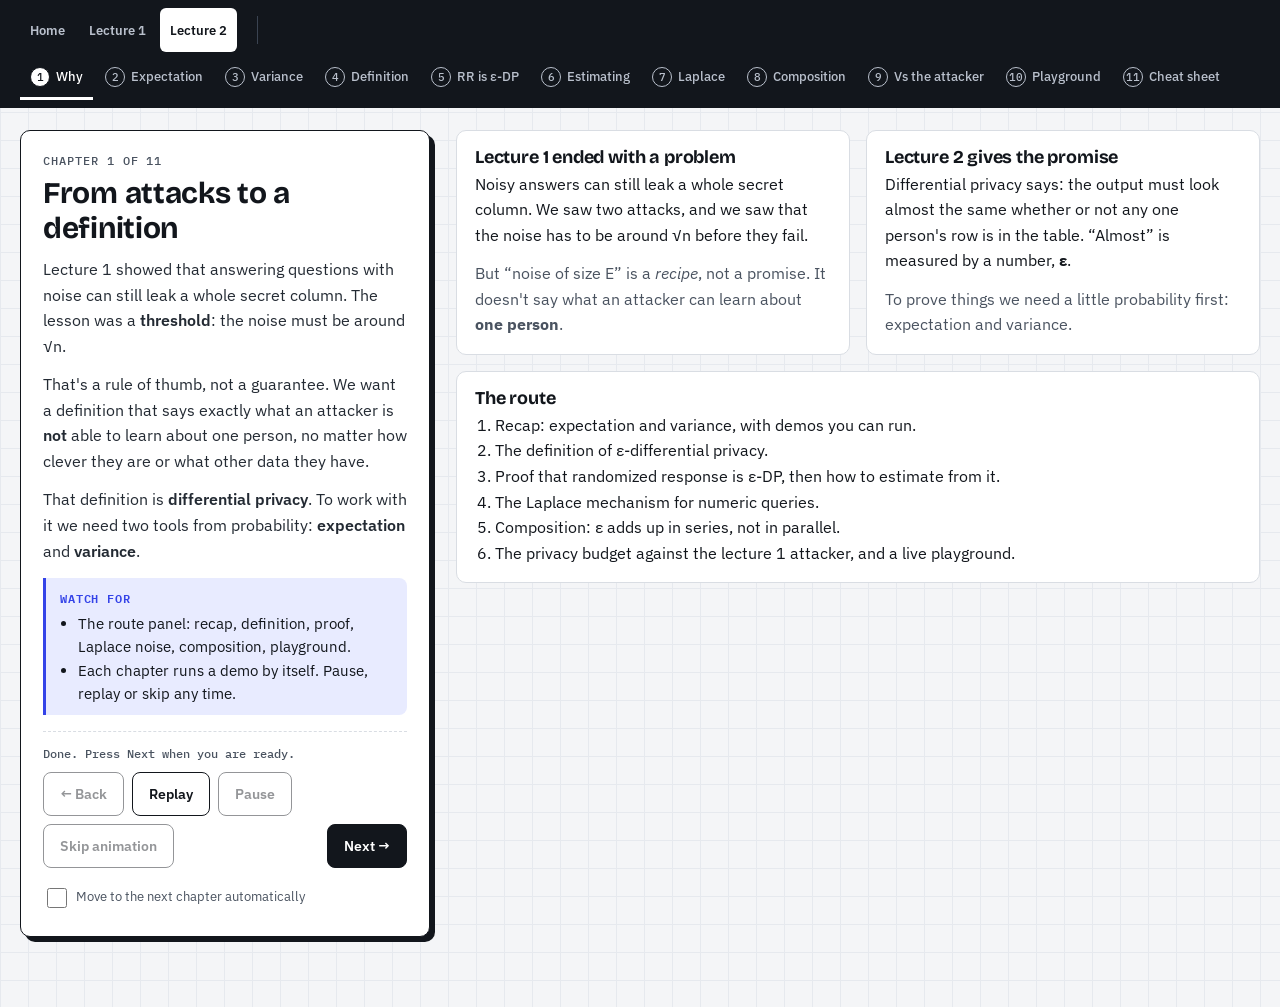
<file: lec2.html>
<!doctype html>
<html lang="en">
<head>
<meta charset="utf-8">
<meta name="viewport" content="width=device-width,initial-scale=1">
<title>Lecture 2 · Differential privacy</title>
<link rel="preconnect" href="https://fonts.googleapis.com">
<link rel="preconnect" href="https://fonts.gstatic.com" crossorigin>
<link href="https://fonts.googleapis.com/css2?family=Bricolage+Grotesque:opsz,wght@12..96,600;12..96,700&family=IBM+Plex+Mono:wght@400;500&family=IBM+Plex+Sans:wght@400;500;600&display=swap" rel="stylesheet">
<link rel="stylesheet" href="style.css?v=5">
<style>
.tbl td,.tbl th{text-align:center}
.tbl td:first-child,.tbl th:first-child{text-align:left}
.hl{background:var(--accent-soft);font-weight:600}
.opt{background:var(--warn-soft)}
.pill{display:inline-block;border:1.5px solid var(--ink);border-radius:999px;padding:0 10px;font:500 13px var(--mono)}
.meter{height:18px;border:1.5px solid var(--ink);border-radius:9px;overflow:hidden;background:#fff}
.meter i{display:block;height:100%;background:var(--accent);transition:width .25s}
.meter.over i{background:var(--bad)}
.qbtns{display:grid;gap:8px;margin-top:12px}
.refuse{color:var(--bad);font-weight:600}
</style>
</head>
<body>
<div class="top"><div class="in">
  <div class="lecnav"><a href="index.html">Home</a><a href="lec1.html">Lecture 1</a><a href="lec2.html" aria-current="page">Lecture 2</a></div><span class="sep"></span>
  <ol class="steps" id="steps" aria-label="Chapters"></ol>
</div></div>

<div class="app">
  <aside id="guide" aria-label="Guided walkthrough">
    <div class="eyebrow" id="geyebrow"></div>
    <h2 id="gtitle"></h2>
    <div id="gbody"></div>
    <div class="gfoot">
      <div class="gstate" id="gstate" role="status" aria-live="polite"></div>
      <button class="btn pri watchbtn" id="gWatch">Watch the demo ↓</button>
      <button class="btn" id="gBack">← Back</button>
      <button class="btn" id="gReplay">Replay</button>
      <button class="btn" id="gPause">Pause</button>
      <button class="btn" id="gSkip">Skip animation</button>
      <span class="spacer"></span>
      <button class="btn pri" id="gNext">Next →</button>
      <label class="auto"><input type="checkbox" id="autoAdv"> Move to the next chapter automatically</label>
    </div>
  </aside>

  <div id="stageWrap">
    <!-- INTRO -->
    <section class="view on" id="v-intro">
      <div class="g2">
        <div class="panel"><h3>Lecture 1 ended with a problem</h3>
          <p>Noisy answers can still leak a whole secret column. We saw two attacks, and we saw that the noise has to be around √n before they fail.</p>
          <p class="muted" style="margin:0">But “noise of size E” is a <i>recipe</i>, not a promise. It doesn't say what an attacker can learn about <b>one person</b>.</p></div>
        <div class="panel"><h3>Lecture 2 gives the promise</h3>
          <p>Differential privacy says: the output must look almost the same whether or not any one person's row is in the table. “Almost” is measured by a number, <b>ε</b>.</p>
          <p class="muted" style="margin:0">To prove things we need a little probability first: expectation and variance.</p></div>
      </div>
      <div class="panel mt"><h3>The route</h3>
        <ol style="margin:0;padding-left:20px"><li>Recap: expectation and variance, with demos you can run.</li><li>The definition of ε-differential privacy.</li><li>Proof that randomized response is ε-DP, then how to estimate from it.</li><li>The Laplace mechanism for numeric queries.</li><li>Composition: ε adds up in series, not in parallel.</li><li>The privacy budget against the lecture 1 attacker, and a live playground.</li></ol></div>
    </section>

    <!-- COIN -->
    <section class="view" id="v-coin">
      <div class="panel"><h3>A biased coin <small>X = 1 with probability p, otherwise 0</small></h3>
        <canvas id="coinCv" style="height:300px" aria-label="Running average of coin flips converging to p"></canvas>
        <div class="legend"><span style="--c:#3443E8">average of the flips so far</span><span style="--c:#0E8F6E">E[X] = p</span></div>
        <div class="g4 mt" id="coinCards"></div>
        <div class="eq" id="coinEq"></div>
        <div id="coinBits" class="bitrow"></div>
        <div class="btnrow"><button class="btn sm" id="f1">Flip 1</button><button class="btn sm" id="f10">Flip 10</button><button class="btn sm" id="f1000">Flip 1000</button><button class="btn sm" id="fReset">Start over</button></div>
      </div>
      <details class="exp"><summary>Change the settings yourself</summary><div class="inner"><div class="controls"><label>Probability of 1, p <b id="cp_v"></b><input id="cp" type="range" min="0.05" max="0.95" step="0.05" value="0.3"></label></div></div></details>
    </section>

    <!-- VARIANCE -->
    <section class="view" id="v-var">
      <div class="g2">
        <div class="panel"><h3>Add up n coins <small id="varNote"></small></h3><canvas id="sumCv" style="height:300px" aria-label="Histogram of the number of ones among n flips"></canvas>
          <div class="legend"><span style="--c:#9AA3F0">3000 repeated experiments</span><span style="--c:#12161C">bell curve with the theory mean and std</span></div></div>
        <div class="panel"><h3>Spread of the sum against n</h3><canvas id="stdCv" style="height:300px" aria-label="Standard deviation of the sum against n"></canvas>
          <div class="legend"><span style="--c:#12161C">theory √(n·p·(1−p))</span><span style="--c:#3443E8">measured</span></div></div>
      </div>
      <div class="g4 mt" id="varCards"></div>
      <details class="exp"><summary>Change the settings yourself</summary><div class="inner"><div class="controls">
        <label>Number of coins n <b id="vn_v"></b><input id="vn" type="range" min="1" max="400" value="100"></label>
        <label>Probability p <b id="vp_v"></b><input id="vp" type="range" min="0.05" max="0.95" step="0.05" value="0.5"></label></div></div></details>
    </section>

    <!-- RANDOMIZED RESPONSE / DEFINITION -->
    <section class="view" id="v-rr">
      <div class="g2">
        <div class="panel"><h3>Randomized response, one person <small>output y given secret x</small></h3>
          <canvas id="rrCv" style="height:260px" aria-label="Probability of each output for secret 0 and secret 1"></canvas>
          <div class="legend"><span style="--c:#3443E8">secret x = 0</span><span style="--c:#B45309">secret x = 1</span></div>
          <div class="g4 mt" id="rrCards"></div></div>
        <div class="panel"><h3>What an attacker learns <small>Bayes, with prior P(x=1)</small></h3>
          <div class="controls"><label>Prior belief that this person is sick <b id="pr_v"></b><input id="prior" type="range" min="0.01" max="0.99" step="0.01" value="0.5"></label></div>
          <div id="postBox" class="mt"></div></div>
      </div>
      <div class="panel mt" id="rrProof" style="display:none"></div>
      <details class="exp"><summary>Change the settings yourself</summary><div class="inner"><div class="controls">
        <label>Privacy parameter ε <b id="eps_v"></b><input id="eps4" type="range" min="0.05" max="6" step="0.05" value="1.1"></label></div></div></details>
    </section>

    <!-- ESTIMATION -->
    <section class="view" id="v-est">
      <div class="panel"><h3>A survey with randomized response <small id="estNote"></small></h3>
        <canvas id="estCv" style="height:320px" aria-label="Distribution of the estimated fraction over many repeated surveys"></canvas>
        <div class="legend"><span style="--c:#9AA3F0">estimate π̂ in 1500 repeated surveys</span><span style="--c:#12161C">bell curve from the formulas</span><span style="--c:#0E8F6E">true fraction π</span><span style="--c:#B45309">raw average of the noisy answers (biased)</span></div>
        <div class="g4 mt" id="estCards"></div></div>
      <details class="exp"><summary>Change the settings yourself</summary><div class="inner"><div class="controls">
        <label>People n <b id="en_v"></b><input id="en" type="range" min="50" max="5000" step="50" value="1000"></label>
        <label>True fraction sick π <b id="ep_v"></b><input id="ep" type="range" min="0.05" max="0.95" step="0.05" value="0.3"></label>
        <label>Privacy ε <b id="ee_v"></b><input id="ee" type="range" min="0.2" max="4" step="0.1" value="1"></label></div></div></details>
    </section>

    <!-- LAPLACE -->
    <section class="view" id="v-lap">
      <div class="g2">
        <div class="panel"><h3>Two neighbouring tables <small>the count differs by 1</small></h3><canvas id="lapCv" style="height:300px" aria-label="Output densities of the Laplace mechanism on two neighbouring tables"></canvas>
          <div class="legend"><span style="--c:#3443E8">output when the table has the person (count c)</span><span style="--c:#B45309">output when the person is removed (count c−1)</span></div></div>
        <div class="panel"><h3>Privacy loss at each possible output</h3><canvas id="lossCv" style="height:300px" aria-label="Log ratio of the two densities against the output value"></canvas>
          <div class="legend"><span style="--c:#12161C">ln of the density ratio</span><span style="--c:#D93A3A">limits ±ε</span></div></div>
      </div>
      <div class="g4 mt" id="lapCards"></div>
      <details class="exp"><summary>Change the settings yourself</summary><div class="inner"><div class="controls">
        <label>Privacy ε <b id="le_v"></b><input id="le" type="range" min="0.1" max="3" step="0.05" value="0.5"></label></div></div></details>
    </section>

    <!-- COMPOSITION -->
    <section class="view" id="v-comp">
      <div class="g2">
        <div class="panel"><h3>Who is touched by the queries? <small id="dotNote"></small></h3><canvas id="dotCv" style="height:230px" aria-label="People and how many queries touch each person"></canvas></div>
        <div class="panel"><h3>Noise you pay for a fixed total ε</h3><canvas id="compCv" style="height:230px" aria-label="Noise standard deviation against number of queries"></canvas>
          <div class="legend"><span style="--c:#D93A3A">in series (same people)</span><span style="--c:#0E8F6E">in parallel (disjoint groups)</span><span style="--c:#12161C">your setting</span></div></div>
      </div>
      <div class="g4 mt" id="compCards"></div>
      <details class="exp"><summary>Change the settings yourself</summary><div class="inner"><div class="controls">
        <label>Number of queries k <b id="ck_v"></b><input id="ck" type="range" min="1" max="20" value="1"></label>
        <label>Total budget you can spend, ε <b id="ct_v"></b><input id="ct" type="range" min="0.2" max="5" step="0.1" value="1"></label>
        <label>How the queries relate<select id="cmode"><option value="series">Same people in every query (series)</option><option value="par">Each query on its own group (parallel)</option></select></label></div></div></details>
    </section>

    <!-- ATTACK VS EPSILON -->
    <section class="view" id="v-att">
      <div class="panel"><h3>The lecture 1 attacker against a Laplace server <small id="attNote"></small></h3>
        <div class="btnrow" style="margin:0 0 8px"><button class="btn pri sm" id="attRun">Run the attack again</button><span class="muted" id="attState" style="font-size:13px"></span></div>
        <div class="prog"><i id="attProg"></i></div>
        <canvas id="attCv" style="height:340px" aria-label="Attacker error rate against total privacy budget"></canvas>
        <div class="legend"><span style="--c:#D93A3A">m = 2n queries</span><span style="--c:#B45309">m = 6n queries</span><span style="--c:#3443E8">m = 12n queries</span><span style="--c:#9AA3B2">coin flip (50%)</span></div></div>
      <div class="panel mt"><h3>What this shows</h3><p style="margin:0">The server answers m subset-sum queries and splits a total budget ε equally: each gets ε/m, so each answer has Laplace noise of scale m/ε. Large ε means little noise, so the attacker rebuilds the column. Small ε means huge noise, so the attacker is guessing, but then the answers are also useless for the analyst. Privacy and accuracy pull in opposite directions.</p></div>
    </section>

    <!-- PLAYGROUND -->
    <section class="view" id="v-play">
      <div class="g2">
        <div class="panel"><h3>Private query server <small>200 patients, secret sick bit</small></h3>
          <div class="controls"><label>Total privacy budget ε <b id="pb_v"></b><input id="pbud" type="range" min="0.5" max="5" step="0.25" value="2"></label>
            <label>ε spent on each query <b id="pe_v"></b><input id="peps" type="range" min="0.05" max="1" step="0.05" value="0.25"></label></div>
          <div class="mt"><div class="meter" id="meter"><i id="meterFill" style="width:0"></i></div><div class="muted" style="font-size:13px;margin-top:4px" id="meterTxt"></div></div>
          <div class="qbtns">
            <button class="btn" data-q="q1">How many patients are sick?</button>
            <button class="btn" data-q="q2">How many sick patients are aged 50 or older?</button>
            <button class="btn" data-q="q3">How many sick patients are under 50?</button>
            <button class="btn" data-q="q4">Sick count in each of 4 age bands (one query, costs ε once)</button>
          </div>
          <div class="btnrow"><button class="btn sm" id="pReset">Reset budget and log</button></div>
          <div class="story" id="pMsg" aria-live="polite">Ask a question. The server adds Laplace noise of scale 1/ε and charges your budget.</div></div>
        <div class="panel"><h3>Does one person matter? <small>the neighbour test</small></h3>
          <canvas id="nbCv" style="height:260px" aria-label="Histograms of the noisy answer with and without one patient"></canvas>
          <div class="legend"><span style="--c:#3443E8">answers over 6000 runs, full table</span><span style="--c:#B45309">answers over 6000 runs, one sick patient removed</span></div>
          <div class="g4 mt" id="nbCards"></div>
          <div class="btnrow"><button class="btn sm" id="nbRun">Run the test again</button></div></div>
      </div>
      <div class="panel mt"><h3>Log</h3><div style="overflow-x:auto"><table><thead><tr><th>Query</th><th>True answer (teacher view)</th><th>Noisy answer</th><th>ε charged</th><th>ε spent so far</th></tr></thead><tbody id="plog"></tbody></table></div></div>
    </section>

    <!-- WRAP -->
    <section class="view" id="v-wrap">
      <div class="takeaways">
        <div class="panel wide"><h3>Cheat sheet</h3>
          <p><b>Neighbouring tables</b> D, D′ differ in one person's row.</p>
          <p><b>ε-differential privacy.</b> A randomized mechanism M is ε-DP if for all neighbours D, D′ and every set S of outputs:</p>
          <div class="eq">Pr[ M(D) ∈ S ] ≤ e<sup>ε</sup> · Pr[ M(D′) ∈ S ]</div>
          <p><b>Randomized response</b> (keep the truth with probability p = e<sup>ε</sup>/(1+e<sup>ε</sup>), otherwise flip) is ε-DP: for n people the factors of everyone who didn't change cancel, and the one person who did gives a ratio Pr[y|x=0]/Pr[y|x=1] of e<sup>ε</sup> or e<sup>−ε</sup>. The full proof is in chapter 5. Two fair coins give p = 3/4, ε = ln 3.</p>
          <p><b>Unbiased estimate from randomized response.</b> q = Pr[y=1] = (1−p) + π(2p−1), so π̂ = (ȳ − (1−p)) / (2p−1) has E[π̂] = π and Var(π̂) = q(1−q) / (n(2p−1)²).</p>
          <p><b>Laplace mechanism.</b> For a query f with sensitivity Δ = max |f(D) − f(D′)|, output f(D) + Lap(Δ/ε). Density ratio ≤ e<sup>|f(D)−f(D′)|/(Δ/ε)</sup> ≤ e<sup>ε</sup>. Variance 2Δ²/ε².</p>
          <p><b>Composition.</b> Series (same data): ε₁ + ε₂ + … . Parallel (disjoint data): max(ε₁, ε₂, …). Post-processing never weakens ε.</p></div>
        <div class="panel"><h3>How lecture 1 and 2 connect</h3><ul style="margin:0;padding-left:18px"><li>Lecture 1: if each answer's noise is below about √n, an attacker rebuilds the data.</li><li>Lecture 2: randomized response and Laplace noise give a definition that survives <i>any</i> attacker, and composition tells you how fast the budget runs out.</li><li>The variance of a sum of n bits is ∝ n, so its spread is ∝ √n. That is the same √n.</li></ul></div>
        <div class="panel"><h3>Caveats</h3><p>I wrote the definitions and proofs from your description of the lecture plus standard references. Constants and exact notation (for example whether the lecture writes e<sup>ε</sup> or 1+ε, or uses the coin version of randomized response) may differ, so compare with the lecture notes. The “advanced composition” result (budget growing like √k instead of k) is beyond what I was told the lecture covered, so it is only mentioned.</p></div>
      </div>
    </section>
  </div>
</div>

<script src="shared.js?v=5"></script>
<script>
"use strict";
/* ============ small helpers ============ */
const fmt=(v,d=2)=>Number(v).toFixed(d);
function lap(r,b){const u=r()-.5;return -b*Math.sign(u)*Math.log(1-2*Math.abs(u)+1e-300)}
function hist(xs,lo,hi,bins){const c=new Array(bins).fill(0);for(const v of xs){const b=Math.floor((v-lo)/(hi-lo)*bins);if(b>=0&&b<bins)c[b]++}return c}
function normPdf(x,mu,sd){return Math.exp(-((x-mu)**2)/(2*sd*sd))/(sd*Math.sqrt(2*Math.PI))}
function bars(x,o,counts,lo,hi,color,alpha,scale){const bw=(hi-lo)/counts.length;x.save();x.fillStyle=color;x.globalAlpha=alpha;
  counts.forEach((c,i)=>{const x0=o.X(lo+i*bw),x1=o.X(lo+(i+1)*bw),y=o.Y(c*scale);x.fillRect(x0+.5,y,Math.max(1,x1-x0-1),o.Y(0)-y)});x.restore()}

/* ============ 1. COIN (expectation) ============ */
let flips=0,flipSum=0,means=[],lastBits=[],coinRng=mulberry32(5);
function coinReset(){flips=0;flipSum=0;means=[];lastBits=[];coinRng=mulberry32(5);drawCoin()}
function coinFlip(k){const p=+$('#cp').value;for(let i=0;i<k&&flips<20000;i++){const x=coinRng()<p?1:0;flips++;flipSum+=x;means.push(flipSum/flips);lastBits.push(x);if(lastBits.length>36)lastBits.shift()}drawCoin()}
$('#f1').onclick=()=>coinFlip(1);$('#f10').onclick=()=>coinFlip(10);$('#f1000').onclick=()=>coinFlip(1000);$('#fReset').onclick=coinReset;$('#cp').addEventListener('input',coinReset);
function drawCoin(){const p=+$('#cp').value;$('#cp_v').textContent=fmt(p);
  const[x,w,h]=cv($('#coinCv')),N=Math.max(20,flips),o={x0:0,x1:N,y0:0,y1:1,xt:[0,.25,.5,.75,1].map(f=>Math.round(f*N)),yt:[0,.25,.5,.75,1],xlab:'flips so far',yfmt:v=>fmt(v)};
  axes(x,w,h,o);line(x,o,[[0,p],[N,p]],C.good,[6,4],2);if(means.length)line(x,o,means.map((m,i)=>[i+1,m]),C.accent,[],2);
  const mean=flips?flipSum/flips:NaN;
  $('#coinCards').innerHTML=card('Flips so far',flips.toLocaleString())+card('Average so far',flips?fmt(mean,3):'—','sum of flips ÷ number of flips')+card('Expectation E[X]',fmt(p,2),'what the average heads towards','var(--good)')+card('Gap',flips?fmt(Math.abs(mean-p),3):'—','shrinks as flips grow');
  $('#coinEq').innerHTML=`E[X] = 1·P(X=1) + 0·P(X=0) = 1·${fmt(p)} + 0·${fmt(1-p)} = <b>${fmt(p)}</b><br>E[X+Y] = E[X] + E[Y], &nbsp;E[a·X] = a·E[X] &nbsp;(so n flips have expected total n·p = ${fmt(100*p,0)} for n = 100)`;
  $('#coinBits').innerHTML='<span class="muted" style="font-size:13px;margin-right:6px">last flips:</span>'+lastBits.map(b=>`<span class="bit b${b}">${b}</span>`).join('')}

/* ============ 2. VARIANCE ============ */
function simSums(n,p,T,seed){const r=mulberry32(seed),a=new Array(T);for(let t=0;t<T;t++){let s=0;for(let i=0;i<n;i++)if(r()<p)s++;a[t]=s}return a}
function sd(a){const m=a.reduce((u,v)=>u+v,0)/a.length;return Math.sqrt(a.reduce((u,v)=>u+(v-m)**2,0)/a.length)}
function drawVar(){const n=+$('#vn').value,p=+$('#vp').value;$('#vn_v').textContent=n;$('#vp_v').textContent=fmt(p);
  const sums=simSums(n,p,3000,11),mu=n*p,sg=Math.sqrt(n*p*(1-p)),meas=sd(sums);
  const lo=Math.max(0,Math.floor(mu-4*sg-1)),hi=Math.min(n,Math.ceil(mu+4*sg+1)),bins=Math.max(1,Math.min(hi-lo+1,40)),counts=hist(sums,lo,hi+1e-9,bins),mx=Math.max(...counts)/3000;
  const[x,w,h]=cv($('#sumCv')),o={x0:lo,x1:hi,y0:0,y1:Math.max(mx*1.2,.01),xt:[lo,Math.round((lo+hi)/2),hi],yt:[],xlab:'number of ones among n coins'};
  axes(x,w,h,o);bars(x,o,counts,lo,hi,'#9AA3F0',1,1/3000);
  const bw=(hi-lo)/bins,pts=[];for(let i=0;i<=120;i++){const v=lo+i/120*(hi-lo);pts.push([v,normPdf(v,mu,sg)*bw])}line(x,o,pts,C.ink,[],2);
  $('#varNote').textContent='n = '+n+', p = '+fmt(p);
  const ns=[2,5,10,20,40,80,160,320,400],th=ns.map(k=>[k,Math.sqrt(k*p*(1-p))]),ms=ns.map(k=>[k,sd(simSums(k,p,500,k))]);
  const[x2,w2,h2]=cv($('#stdCv')),o2={x0:0,x1:400,y0:0,y1:Math.sqrt(400*.25)*1.1,xt:[0,100,200,300,400],yt:[0,2,4,6,8,10],xlab:'number of coins n'};
  axes(x2,w2,h2,o2);const curve=[];for(let k=0;k<=400;k+=4)curve.push([k,Math.sqrt(k*p*(1-p))]);line(x2,o2,curve,C.ink,[],2);
  x2.fillStyle=C.accent;for(const m of ms){x2.beginPath();x2.arc(o2.X(m[0]),o2.Y(m[1]),4.5,0,7);x2.fill()}
  $('#varCards').innerHTML=card('Mean of the sum',fmt(mu,1),'E[sum] = n·p')+card('Variance of one coin',fmt(p*(1-p),3),'Var(X) = E[X²] − E[X]² = p − p² = p(1−p)')+
   card('Std of the sum',fmt(sg,2)+' <span class="muted" style="font-size:14px">(measured '+fmt(meas,2)+')</span>','independent variances add: Var(sum) = n·p(1−p), so std ∝ √n')+card('Std of the average',fmt(sg/n,3),'divide by n: std ∝ 1/√n')}

/* ============ 3/4. RANDOMIZED RESPONSE ============ */
const rrP=e=>Math.exp(e)/(1+Math.exp(e));
function drawRR(){const e=+$('#eps4').value,p=rrP(e),pr=+$('#prior').value;$('#eps_v').textContent=fmt(e,2)+' (e^ε = '+fmt(Math.exp(e),2)+')';$('#pr_v').textContent=Math.round(pr*100)+'%';
  const[x,w,h]=cv($('#rrCv')),L=46,B=42,T=14,R=12,gw=(w-L-R)/2,P=[[p,1-p],[1-p,p]];
  x.font=FONT;x.strokeStyle=C.grid;x.fillStyle=C.ink2;x.textAlign='right';x.textBaseline='middle';
  for(const t of[0,.25,.5,.75,1]){const y=h-B-t*(h-B-T);x.beginPath();x.moveTo(L,y);x.lineTo(w-R,y);x.stroke();x.fillText(t,L-6,y)}
  for(let y=0;y<2;y++)for(let s=0;s<2;s++){const v=P[s][y],bw=gw*.32,bx=L+y*gw+gw*.14+s*(bw+6),bh=v*(h-B-T);x.fillStyle=s?C.warn:C.accent;x.fillRect(bx,h-B-bh,bw,bh);
    x.fillStyle=C.ink;x.textAlign='center';x.textBaseline='bottom';x.fillText(fmt(v,3),bx+bw/2,h-B-bh-3)}
  x.fillStyle=C.ink2;x.textBaseline='top';x.fillText('output y = 0',L+gw*.5,h-B+8);x.fillText('output y = 1',L+gw*1.5,h-B+8);
  x.strokeStyle=C.ink;x.beginPath();x.moveTo(L,T);x.lineTo(L,h-B);x.lineTo(w-R,h-B);x.stroke();
  $('#rrCards').innerHTML=card('Keep the truth, p',fmt(p,3),'p = e^ε / (1 + e^ε)')+card('Ratio for y = 0',fmt(p/(1-p),2),'P(y=0|x=0) ÷ P(y=0|x=1)')+card('Ratio for y = 1',fmt((1-p)/p,2),'P(y=1|x=0) ÷ P(y=1|x=1)')+card('Largest ratio',fmt(Math.exp(e),2),'= e^ε, never more','var(--accent)');
  const post=pr*p/(pr*p+(1-pr)*(1-p));
  $('#postBox').innerHTML=`<p>Before seeing anything: P(sick) = <b>${fmt(pr,2)}</b>.</p><p>The person reports y = 1. Bayes' rule gives</p>
   <div class="eq">P(x=1 | y=1) = π·p / ( π·p + (1−π)(1−p) ) = <b>${fmt(post,3)}</b></div>
   <p style="margin:0">The odds of “sick” went from ${fmt(pr/(1-pr),2)} to ${fmt(post/(1-post),2)}: multiplied by exactly <b>${fmt((post/(1-post))/(pr/(1-pr)),2)}</b> = e<sup>ε</sup>. Whatever the attacker believed, one answer can shift the odds by at most a factor e<sup>ε</sup>.</p>`;
  const f=v=>fmt(v,3);
  $('#rrProof').innerHTML=`<h3>Formal proof that randomized response is ε-DP</h3>
   <div class="pstep"><h4>Setting</h4><p>A database is D = (x₁, …, x<sub>n</sub>) ∈ {0,1}<sup>n</sup>, one secret bit per person. The mechanism <b>RR<sub>p</sub></b> treats every person independently: it outputs y<sub>i</sub> = x<sub>i</sub> with probability p, and y<sub>i</sub> = 1 − x<sub>i</sub> with probability 1 − p, where p = e<sup>ε</sup>/(1 + e<sup>ε</sup>) (so ½ ≤ p &lt; 1). The released output is M(D) = (y₁, …, y<sub>n</sub>). Two databases D, D′ are <b>neighbours</b> if they differ in exactly one coordinate j.</p></div>
   <div class="pstep"><h4>Theorem</h4><p>For all neighbours D, D′ and every set S ⊆ {0,1}<sup>n</sup> of outputs: &nbsp;<b>Pr[M(D) ∈ S] ≤ e<sup>ε</sup> · Pr[M(D′) ∈ S]</b>.</p></div>
   <div class="pstep"><h4>Proof</h4>
   <p><b>1. One output.</b> The coordinates are independent, so for any y ∈ {0,1}<sup>n</sup>: Pr[M(D) = y] = ∏<sub>i</sub> Pr[y<sub>i</sub> | x<sub>i</sub>], where Pr[y<sub>i</sub> | x<sub>i</sub>] = p if y<sub>i</sub> = x<sub>i</sub> and 1 − p otherwise.</p>
   <p><b>2. The ratio.</b> D and D′ agree outside coordinate j, so the factors for i ≠ j are identical and cancel: Pr[M(D)=y] / Pr[M(D′)=y] = Pr[y<sub>j</sub> | x<sub>j</sub>] / Pr[y<sub>j</sub> | x′<sub>j</sub>]. The bit is binary and x<sub>j</sub> ≠ x′<sub>j</sub>, so exactly one of them equals y<sub>j</sub>. The ratio is therefore either p/(1−p) or (1−p)/p.</p>
   <p><b>3. The bound.</b> p/(1−p) = e<sup>ε</sup> (by the choice of p), and (1−p)/p = e<sup>−ε</sup> ≤ e<sup>ε</sup> because ε ≥ 0. So for every single output y: Pr[M(D)=y] ≤ e<sup>ε</sup> · Pr[M(D′)=y].</p>
   <p><b>4. Sets.</b> For any S, Pr[M(D)∈S] = Σ<sub>y∈S</sub> Pr[M(D)=y] ≤ Σ<sub>y∈S</sub> e<sup>ε</sup> · Pr[M(D′)=y] = e<sup>ε</sup> · Pr[M(D′)∈S]. ∎</p></div>
   <div class="pstep"><h4>Remarks</h4><p><b>Tight:</b> the ratio in step 2 really equals e<sup>ε</sup> for some y, so ε = ln(p/(1−p)) is exactly the privacy level of RR<sub>p</sub>, and no smaller ε works. <b>Two-coin version:</b> p = ¾ gives ε = ln 3 ≈ 1.099. <b>Extreme cases:</b> p = ½ gives ε = 0 (perfect privacy, but the output is pure noise); p → 1 gives ε → ∞ (no privacy). <b>Post-processing:</b> any function of the output, such as the estimator π̂ in the next chapter, is also ε-DP.</p></div>
   <h3 style="margin-top:18px">The same proof with your current numbers <small>ε = ${fmt(e,2)}, p = ${f(p)}</small></h3>
   <div class="pstep"><h4>Step 1. The mechanism</h4><p>Each person holds a secret bit x. They report y = x with probability p = e<sup>ε</sup>/(1+e<sup>ε</sup>) = ${f(p)}, and y = 1−x with probability 1−p = ${f(1-p)}. (Two fair coins: flip one; on heads tell the truth; on tails flip again and report that coin. Then p = ¾ and ε = ln 3 = 1.099.)</p></div>
   <div class="pstep"><h4>Step 2. Probability of each output</h4><div style="overflow-x:auto"><table class="tbl" style="max-width:480px"><thead><tr><th>secret</th><th>P(y=0)</th><th>P(y=1)</th></tr></thead><tbody>
     <tr><td>x = 0</td><td>${f(p)} = p</td><td>${f(1-p)} = 1−p</td></tr><tr><td>x = 1</td><td>${f(1-p)} = 1−p</td><td>${f(p)} = p</td></tr>
     <tr class="hl"><td>ratio P(y|x=0) ÷ P(y|x=1)</td><td>p/(1−p) = ${f(p/(1-p))}</td><td>(1−p)/p = ${f((1-p)/p)}</td></tr></tbody></table></div></div>
   <div class="pstep"><h4>Step 3. Compare with e<sup>ε</sup></h4><p>p/(1−p) = e<sup>ε</sup>/(1+e<sup>ε</sup>) · (1+e<sup>ε</sup>)/1 = <b>e<sup>ε</sup></b> = ${f(Math.exp(e))}. The other ratio is e<sup>−ε</sup> ≤ e<sup>ε</sup>. So for every output y and in both directions, Pr[M(x)=y] ≤ e<sup>ε</sup>·Pr[M(x′)=y].</p></div>
   <div class="pstep"><h4>Step 4. From outputs to sets</h4><p>For any set S of outputs, Pr[M(x)∈S] = Σ<sub>y∈S</sub> Pr[M(x)=y] ≤ Σ<sub>y∈S</sub> e<sup>ε</sup>·Pr[M(x′)=y] = e<sup>ε</sup>·Pr[M(x′)∈S]. That is the definition. ∎</p></div>`}
$('#eps4').addEventListener('input',drawRR);$('#prior').addEventListener('input',drawRR);

/* ============ 5. ESTIMATION ============ */
function drawEst(){const n=+$('#en').value,pi=+$('#ep').value,e=+$('#ee').value,p=rrP(e);$('#en_v').textContent=n;$('#ep_v').textContent=fmt(pi);$('#ee_v').textContent=fmt(e,1)+' (p = '+fmt(p,3)+')';
  const q=(1-p)+pi*(2*p-1),k=2*p-1,theoMean=pi,theoSd=Math.sqrt(q*(1-q)/n)/k,n1=Math.round(pi*n),r=mulberry32(77),T=1500,est=[];let rawSum=0;
  for(let t=0;t<T;t++){let ones=0;for(let i=0;i<n1;i++)if(r()<p)ones++;for(let i=n1;i<n;i++)if(r()>=p)ones++;const yb=ones/n;rawSum+=yb;est.push((yb-(1-p))/k)}
  const mEst=est.reduce((a,b)=>a+b,0)/T,sEst=sd(est),raw=rawSum/T,lo=pi-4*theoSd,hi=pi+4*theoSd,bins=44,counts=hist(est,lo,hi,bins),mx=Math.max(...counts)/T;
  const[x,w,h]=cv($('#estCv')),o={x0:lo,x1:hi,y0:0,y1:mx*1.25,xt:[lo,pi,hi].map(v=>+v.toFixed(3)),yt:[],xlab:'estimated fraction π̂'};
  axes(x,w,h,o);bars(x,o,counts,lo,hi,'#9AA3F0',1,1/T);const bw=(hi-lo)/bins,pts=[];for(let i=0;i<=160;i++){const v=lo+i/160*(hi-lo);pts.push([v,normPdf(v,theoMean,theoSd)*bw])}line(x,o,pts,C.ink,[],2);
  x.strokeStyle=C.good;x.lineWidth=2;x.beginPath();x.moveTo(o.X(pi),o.T);x.lineTo(o.X(pi),h-o.B);x.stroke();
  if(raw>=lo&&raw<=hi){x.strokeStyle=C.warn;x.setLineDash([6,4]);x.beginPath();x.moveTo(o.X(raw),o.T);x.lineTo(o.X(raw),h-o.B);x.stroke();x.setLineDash([])}
  $('#estNote').textContent='n = '+n+', π = '+fmt(pi)+', ε = '+fmt(e,1);
  $('#estCards').innerHTML=card('Average of π̂',fmt(mEst,3),'true π = '+fmt(pi)+': unbiased, E[π̂] = π','var(--good)')+card('Raw average of answers',fmt(raw,3),'q = (1−p) + π(2p−1): biased, not π','var(--warn)')+
   card('Std of π̂',fmt(sEst,4),'formula √(q(1−q)/n)/(2p−1) = '+fmt(theoSd,4))+card('Error in people',fmt(sEst*n,1)+' of '+n,'compare √n = '+fmt(Math.sqrt(n),1)+': grows like √n/ε (lecture 1)')}
for(const id of['en','ep','ee'])$('#'+id).addEventListener('input',()=>requestAnimationFrame(drawEst));

/* ============ 6. LAPLACE ============ */
function drawLap(){const e=+$('#le').value,b=1/e,c=0;$('#le_v').textContent=fmt(e,2)+' (scale b = 1/ε = '+fmt(b,2)+')';
  const lo=-7*b-1,hi=7*b+1,pdf=(z,m)=>Math.exp(-Math.abs(z-m)/b)/(2*b);
  const[x,w,h]=cv($('#lapCv')),o={x0:lo,x1:hi,y0:0,y1:.55*e*1.4+.05,xt:[lo,-1,0,1,hi].map(v=>+v.toFixed(1)),yt:[],xlab:'noisy answer (count c = 0 in this picture, c−1 = −1)'};
  o.y1=pdf(0,0)*1.15;axes(x,w,h,o);const A=[],B=[];for(let i=0;i<=300;i++){const z=lo+i/300*(hi-lo);A.push([z,pdf(z,0)]);B.push([z,pdf(z,-1)])}
  x.save();x.globalAlpha=.12;x.fillStyle=C.accent;x.beginPath();A.forEach((p,i)=>{i?x.lineTo(o.X(p[0]),o.Y(p[1])):x.moveTo(o.X(p[0]),o.Y(p[1]))});x.lineTo(o.X(hi),o.Y(0));x.lineTo(o.X(lo),o.Y(0));x.fill();x.restore();
  line(x,o,A,C.accent);line(x,o,B,C.warn);
  const[x2,w2,h2]=cv($('#lossCv')),o2={x0:lo,x1:hi,y0:-e*1.3,y1:e*1.3,xt:[lo,-1,0,hi].map(v=>+v.toFixed(1)),yt:[-e,0,e].map(v=>+v.toFixed(2)),xlab:'noisy answer'};axes(x2,w2,h2,o2);
  const loss=z=>Math.log(pdf(z,0)/pdf(z,-1)),L=[];for(let i=0;i<=400;i++){const z=lo+i/400*(hi-lo);L.push([z,loss(z)])}
  line(x2,o2,[[lo,e],[hi,e]],C.bad,[6,4],1.5);line(x2,o2,[[lo,-e],[hi,-e]],C.bad,[6,4],1.5);line(x2,o2,L,C.ink);
  let mx=0;for(const p of L)mx=Math.max(mx,Math.abs(p[1]));
  $('#lapCards').innerHTML=card('Noise scale b = Δ/ε',fmt(b,2),'sensitivity Δ = 1 for a count')+card('Std of the noise',fmt(Math.sqrt(2)*b,2),'Var = 2b² = 2/ε²')+card('Biggest privacy loss',fmt(mx,3),'always ≤ ε = '+fmt(e,2),'var(--good)')+card('Why it holds','|z−c| − |z−c′| ≤ 1','triangle inequality gives ratio ≤ e^(ε·1)')}
$('#le').addEventListener('input',drawLap);

/* ============ 7. COMPOSITION ============ */
function drawComp(){const k=+$('#ck').value,tot=+$('#ct').value,mode=$('#cmode').value;$('#ck_v').textContent=k;$('#ct_v').textContent=fmt(tot,1);
  const perQ=mode==='series'?tot/k:tot,std=Math.SQRT2/perQ,spent=mode==='series'?perQ*k:perQ;
  const[x,w,h]=cv($('#dotCv'));const cols=8,rows=3,N=cols*rows,gx=(w-40)/cols,gy=(h-30)/rows;x.font='600 12px "IBM Plex Mono",monospace';x.textAlign='center';x.textBaseline='middle';
  for(let i=0;i<N;i++){const cx=30+(i%cols)*gx+gx/2-10,cy=18+Math.floor(i/cols)*gy+gy/2;
    if(mode==='series'){for(let j=Math.min(k,6);j>=1;j--){x.strokeStyle=`hsl(${(j*47)%360},55%,45%)`;x.lineWidth=2;x.beginPath();x.arc(cx,cy,10+j*3,0,7);x.stroke()}
      x.fillStyle=C.ink;x.beginPath();x.arc(cx,cy,9,0,7);x.fill();x.fillStyle='#fff';x.fillText(k,cx,cy)}
    else{const g=i%k;x.fillStyle=`hsl(${(g*47)%360},55%,50%)`;x.beginPath();x.arc(cx,cy,12,0,7);x.fill();x.fillStyle='#fff';x.fillText(1,cx,cy)}}
  $('#dotNote').textContent=mode==='series'?'every person is in all '+k+' queries (number shown)':'each person is in exactly 1 of '+k+' groups';
  const[x2,w2,h2]=cv($('#compCv')),o={x0:1,x1:20,y0:0,y1:Math.SQRT2*20/tot*1.05,xt:[1,5,10,15,20],yt:[],xlab:'number of queries k'};
  o.yt=[0,.25,.5,.75,1].map(f=>+(f*o.y1).toFixed(1));axes(x2,w2,h2,o);
  line(x2,o,[[1,Math.SQRT2/tot],[20,Math.SQRT2*20/tot]],C.bad);line(x2,o,[[1,Math.SQRT2/tot],[20,Math.SQRT2/tot]],C.good);
  x2.fillStyle=C.ink;x2.beginPath();x2.arc(o.X(k),o.Y(std),6,0,7);x2.fill();
  $('#compCards').innerHTML=card('ε charged per query',fmt(perQ,3),mode==='series'?'budget ÷ k':'each group gets the full budget')+card('Total ε spent',fmt(spent,2),mode==='series'?'ε₁+ε₂+…+ε<sub>k</sub> = '+k+' × '+fmt(perQ,3):'max(ε₁,…,ε<sub>k</sub>) = '+fmt(perQ,3),spent>tot+1e-9?'var(--bad)':'var(--good)')+
   card('Noise std per answer',fmt(std,2),'Laplace scale 1/ε = '+fmt(1/perQ,2)+', std = √2/ε')+card('Compared with 1 query',fmt(std/(Math.SQRT2/tot),1)+'×',mode==='series'?'noise grows linearly in k':'no extra noise')}
for(const id of['ck','ct','cmode'])$('#'+id).addEventListener('input',drawComp);

/* ============ 8. ATTACK VS ε ============ */
let attCache=null;
function lsLap(n,m,eps,seed){const r=mulberry32(seed*17+n),d=[],A=[],a=[],b=m/eps;for(let i=0;i<n;i++)d.push(r()<.5?1:0);
  for(let q=0;q<m;q++){const row=new Uint8Array(n);let s=0;for(let i=0;i<n;i++){row[i]=r()<.5?1:0;s+=row[i]*d[i]}A.push(row);a.push(s+lap(r,b))}
  const x=solveLS(A,a,m,n);let err=0;for(let i=0;i<n;i++)if((x[i]>.5?1:0)!==d[i])err++;return err/n}
async function runAtt(){const n=80,ks=[2,6,12],grid=[];for(let t=-1;t<=3.001;t+=.25)grid.push(t);$('#attRun').disabled=true;const D={};let done=0;const tot=ks.length*grid.length;
  for(const k of ks){D[k]=[];for(const t of grid){D[k].push([t,lsLap(n,k*n,Math.pow(10,t),3)]);done++;$('#attProg').style.width=(done/tot*100)+'%';$('#attState').textContent='Attacking… '+Math.round(done/tot*100)+'%';await new Promise(r=>setTimeout(r,0))}}
  attCache=D;$('#attRun').disabled=false;$('#attState').textContent='Done: n = '+n+' people.';drawAtt()}
$('#attRun').onclick=runAtt;
function drawAtt(){const[x,w,h]=cv($('#attCv'));$('#attNote').textContent='n = 80, total budget ε split across all queries';
  if(!attCache){x.fillStyle=C.ink2;x.font='14px "IBM Plex Sans",sans-serif';x.textAlign='center';x.fillText('Running…',w/2,h/2);return}
  const o={x0:-1,x1:3,y0:0,y1:.6,xt:[-1,0,1,2,3],xfmt:v=>'ε='+Math.pow(10,v),yt:[0,.1,.2,.3,.4,.5],yfmt:v=>Math.round(v*100)+'%',xlab:'total privacy budget ε (log scale)'};
  axes(x,w,h,o);line(x,o,[[-1,.5],[3,.5]],C.dim,[2,4],1.5);const cols={2:C.bad,6:C.warn,12:C.accent};for(const k in attCache)line(x,o,attCache[k],cols[k],k==6?[8,4]:k==12?[2,3]:[])}

/* ============ 9. PLAYGROUND ============ */
const pd=(()=>{const r=mulberry32(2024),a=[];for(let i=0;i<200;i++){const age=18+Math.floor(r()*72);a.push({age,sick:r()<.08+(age-18)/72*.35?1:0})}return a})();
const bands=[[18,36],[36,54],[54,72],[72,91]];
const trueQ={q1:()=>pd.filter(p=>p.sick).length,q2:()=>pd.filter(p=>p.sick&&p.age>=50).length,q3:()=>pd.filter(p=>p.sick&&p.age<50).length,q4:()=>bands.map(([a,b])=>pd.filter(p=>p.sick&&p.age>=a&&p.age<b).length)};
const qName={q1:'Sick count',q2:'Sick, age ≥ 50',q3:'Sick, age < 50',q4:'Sick by age band (4 bins)'};
let spent=0,plog=[];const prng=mulberry32(99);
function drawPlay(){const tot=+$('#pbud').value,e=+$('#peps').value;$('#pb_v').textContent=fmt(tot,2);$('#pe_v').textContent=fmt(e,2)+', noise scale 1/ε = '+fmt(1/e,1);
  $('#meterFill').style.width=Math.min(100,spent/tot*100)+'%';$('#meter').classList.toggle('over',spent>tot+1e-9);$('#meterTxt').textContent='Budget used: '+fmt(spent,2)+' of '+fmt(tot,2)+' ('+Math.floor(Math.max(0,tot-spent)/e+1e-9)+' more queries at this ε)';
  $('#plog').innerHTML=plog.length?plog.slice().reverse().map(l=>`<tr><td>${l.name}</td><td class="mono">${l.t}</td><td class="mono">${l.a}</td><td class="mono">${fmt(l.e,2)}</td><td class="mono">${fmt(l.s,2)}</td></tr>`).join(''):'<tr><td colspan="5" class="muted">No queries yet.</td></tr>'}
function playAsk(q){const tot=+$('#pbud').value,e=+$('#peps').value;
  if(spent+e>tot+1e-9){$('#pMsg').innerHTML='<span class="refuse">Refused.</span> Answering would raise the total ε to '+fmt(spent+e,2)+', above your budget of '+fmt(tot,2)+'. A real server stops here: more answers would break the guarantee.';return false}
  spent+=e;const t=trueQ[q]();let tv,av;if(Array.isArray(t)){tv=t.join(', ');av=t.map(v=>fmt(v+lap(prng,1/e),1)).join(', ')}else{tv=t;av=fmt(t+lap(prng,1/e),1)}
  plog.push({name:qName[q],t:tv,a:av,e,s:spent});
  $('#pMsg').innerHTML=q==='q4'?`The 4 bins hold different people, so by <b>parallel composition</b> the whole histogram cost only ε = ${fmt(e,2)} even though it returned 4 numbers.`:`Answered. Each question you ask <b>again</b> gets fresh noise and costs another ε (series composition). Averaging repeated answers cuts the noise, which is why the budget exists.`;
  drawPlay();return true}
document.querySelector('.qbtns').addEventListener('click',ev=>{const b=ev.target.closest('[data-q]');if(b){if(ev.isTrusted)cancelRun();playAsk(b.dataset.q)}});
$('#pReset').onclick=()=>{spent=0;plog=[];$('#pMsg').textContent='Budget reset.';drawPlay()};
$('#pbud').addEventListener('input',drawPlay);$('#peps').addEventListener('input',()=>{drawPlay();requestAnimationFrame(drawNb)});
function drawNb(){const e=+$('#peps').value,b=1/e,c=trueQ.q1(),T=6000,r=mulberry32(5),A=[],B=[];for(let i=0;i<T;i++){A.push(c+lap(r,b));B.push(c-1+lap(r,b))}
  const lo=c-1-6*b-2,hi=c+6*b+2,bins=Math.max(24,Math.min(60,Math.round(hi-lo))),ca=hist(A,lo,hi,bins),cb=hist(B,lo,hi,bins),mx=Math.max(...ca,...cb)/T;
  const[x,w,h]=cv($('#nbCv')),o={x0:lo,x1:hi,y0:0,y1:mx*1.2,xt:[lo,c-1,c,hi].map(v=>Math.round(v)),yt:[],xlab:'noisy answer to “how many are sick?”'};axes(x,w,h,o);
  bars(x,o,ca,lo,hi,C.accent,.55,1/T);bars(x,o,cb,lo,hi,C.warn,.55,1/T);
  let worst=0;for(let i=0;i<bins;i++)if(ca[i]>=40&&cb[i]>=40)worst=Math.max(worst,Math.abs(Math.log(ca[i]/cb[i])));
  $('#nbCards').innerHTML=card('True counts',c+' vs '+(c-1),'differ by one patient')+card('Largest log-ratio seen',fmt(worst,2),'limit ε = '+fmt(e,2)+' (histogram sampling noise adds a little)',worst<=e*1.5?'var(--good)':'var(--warn)')+card('Overlap','almost total','can you tell which table produced an answer?')}
$('#nbRun').onclick=drawNb;

/* ============ VIEWS ============ */
const VIEWS={intro(){},coin:drawCoin,var:drawVar,rr:drawRR,est:drawEst,lap:drawLap,comp:drawComp,att(){attCache?drawAtt():runAtt()},play(){drawPlay();drawNb()},wrap(){}};
function showView(v){document.querySelectorAll('.view').forEach(s=>s.classList.toggle('on',s.id==='v-'+v));VIEWS[v]()}

/* ============ TOUR ============ */
let runId=0,fast=false,paused=false,cur=0,seen=new Set();
function cancelRun(){runId++;paused=false;gState('');$('#gPause').disabled=true;$('#gSkip').disabled=true}
function gState(t){$('#gstate').textContent=t}
function sleep(ms){const id=runId;return new Promise((res,rej)=>{const t0=performance.now();(function tick(){if(id!==runId)return rej('x');if(paused)return setTimeout(tick,100);if(fast||performance.now()-t0>=ms)return res();setTimeout(tick,30)})()})}
function setv(o){for(const k in o)$('#'+k).value=o[k]}
async function ramp(id,from,to,steps,ms,draw){const el=$('#'+id);for(let i=0;i<=steps;i++){el.value=from+(to-from)*i/steps;draw();await sleep(ms)}}

const CH=[
{short:'Why',view:'intro',title:'From attacks to a definition',
 body:`<p>Lecture 1 showed that answering questions with noise can still leak a whole secret column. The lesson was a <b>threshold</b>: the noise must be around √n.</p>
 <p>That's a rule of thumb, not a guarantee. We want a definition that says exactly what an attacker is <b>not</b> able to learn about one person, no matter how clever they are or what other data they have.</p>
 <p>That definition is <b>differential privacy</b>. To work with it we need two tools from probability: <b>expectation</b> and <b>variance</b>.</p>
 <div class="watch"><h3>Watch for</h3><ul><li>The route panel: recap, definition, proof, Laplace noise, composition, playground.</li><li>Each chapter runs a demo by itself. Pause, replay or skip any time.</li></ul></div>`,
 async run(){await sleep(500)}},
{short:'Expectation',view:'coin',title:'Recap 1: expectation',
 body:`<p>A <b>random variable</b> X is a number decided by chance. A biased coin is the simplest one: X = 1 with probability p, otherwise 0.</p>
 <p>Its <b>expectation</b> is the average value you'd get over a very long run, weighted by probability:</p>
 <div class="eq">E[X] = Σ x · P(X = x) = 1·p + 0·(1−p) = p</div>
 <p>Two rules you'll use all lecture: <b>E[X+Y] = E[X] + E[Y]</b> (always, even if X and Y are related) and <b>E[a·X] = a·E[X]</b>.</p>
 <div class="watch"><h3>Watch for</h3><ul><li>The blue line is the average of the flips so far. It wobbles at first, then settles on the green line, p. This is the <i>law of large numbers</i>.</li></ul></div>`,
 async run(){setv({cp:0.3});coinReset();await sleep(800);for(let i=0;i<14;i++){coinFlip(i<5?1:i<9?10:100);await sleep(i<5?600:350)}await sleep(500);coinFlip(1000);coinFlip(1000)}},
{short:'Variance',view:'var',title:'Recap 2: variance, and where √n comes from',
 body:`<p>Expectation says where the average sits. <b>Variance</b> says how far values typically stray from it:</p>
 <div class="eq">Var(X) = E[(X − E[X])²] = E[X²] − E[X]²<br>coin: E[X²] = p, so Var(X) = p − p² = p(1−p)</div>
 <p>Rules: <b>Var(a·X) = a²·Var(X)</b>, and for <b>independent</b> variables <b>variances add</b>: Var(X₁+…+X<sub>n</sub>) = n·p(1−p). The <b>standard deviation</b> is the square root, so the spread of a count grows like <b>√n</b>, and the spread of an average shrinks like <b>1/√n</b>.</p>
 <p>That is the same √n as in lecture 1: noise of size √n is what the data's own randomness looks like.</p>
 <div class="watch"><h3>Watch for</h3><ul><li>As n grows the histogram of counts moves right and gets wider, but only like √n (right chart).</li></ul></div>`,
 async run(){setv({vp:0.5,vn:4});drawVar();await sleep(900);await ramp('vn',4,400,40,170,drawVar);await sleep(600)}},
{short:'Definition',view:'rr',title:'The definition of differential privacy',
 body:`<p>Two tables are <b>neighbours</b> if they differ in one person's row. A randomized mechanism M is <b>ε-differentially private</b> if for all neighbours D, D′ and every set S of possible outputs:</p>
 <div class="eq">Pr[ M(D) ∈ S ] ≤ e<sup>ε</sup> · Pr[ M(D′) ∈ S ]</div>
 <p>In words: adding or removing anyone changes the chance of any outcome by at most a factor e<sup>ε</sup>. Small ε means close to 1, so the output barely depends on any one person. (For small ε, e<sup>ε</sup> ≈ 1 + ε.)</p>
 <p>The right panel shows what this means for an attacker: whatever they believed, one answer can only multiply their <b>odds</b> by at most e<sup>ε</sup>.</p>
 <div class="watch"><h3>Watch for</h3><ul><li>The bars are the output probabilities for a person with secret 0 (blue) and secret 1 (orange).</li><li>As ε grows, the two bars separate and the attacker learns more.</li></ul></div>`,
 async run(){$('#rrProof').style.display='none';setv({eps4:0.2,prior:0.5});drawRR();await sleep(900);await ramp('eps4',0.2,4,38,130,drawRR);await sleep(300);await ramp('eps4',4,1.1,29,60,drawRR)}},
{short:'RR is ε-DP',view:'rr',title:'Proof: randomized response is ε-DP',
 body:`<p><b>Randomized response</b> lets people answer a sensitive yes/no question with deniability. Each person tells the truth with probability p and lies with probability 1−p.</p>
 <p>Choose p = e<sup>ε</sup>/(1+e<sup>ε</sup>). The <b>formal proof</b> (shown below the charts) has four steps: factor the probability of an output over the n independent people, cancel every factor except the one person who differs, see that the remaining ratio is exactly e<sup>ε</sup> (or e<sup>−ε</sup>), and sum over outputs to get it for sets. A worked version with your current numbers follows it.</p>
 <p><b>Two-coin version:</b> flip a coin; heads, answer truthfully; tails, flip again and report that coin. Then p = ¾ and ε = ln 3 ≈ 1.1.</p>
 <div class="watch"><h3>Watch for</h3><ul><li>The shaded row of the table: the ratios never exceed e<sup>ε</sup>.</li><li>Drag ε in the settings and the table updates.</li></ul></div>`,
 async run(){setv({eps4:1.0986});$('#rrProof').style.display='';drawRR();await sleep(500)}},
{short:'Estimating',view:'est',title:'Using expectation and variance on the answers',
 body:`<p>Each person's report y is noisy, but the analyst still wants the true fraction π of sick people. Let q = Pr[y=1] = (1−p) + π(2p−1). The raw average ȳ has E[ȳ] = q, which is <b>not</b> π, so correct it:</p>
 <div class="eq">π̂ = (ȳ − (1−p)) / (2p−1)<br>E[π̂] = (q − (1−p)) / (2p−1) = π  (unbiased)<br>Var(π̂) = q(1−q) / ( n·(2p−1)² )</div>
 <p>Each y is a coin, so Var(ȳ) = q(1−q)/n by the variance rules. The smaller ε is, the smaller 2p−1 is, so the larger the variance: <b>privacy costs accuracy</b>, and the error in people-count is of order √n.</p>
 <div class="watch"><h3>Watch for</h3><ul><li>The surveys centre on the green line (unbiased); the dashed orange line (raw average) is off.</li><li>The bell curve from the formulas matches the simulation.</li></ul></div>`,
 async run(){setv({en:1000,ep:0.3,ee:4});drawEst();await sleep(1200);await ramp('ee',4,0.5,35,150,drawEst);await sleep(600)}},
{short:'Laplace',view:'lap',title:'The Laplace mechanism for counts',
 body:`<p>For numeric queries, add noise directly. A count changes by at most 1 when one person is added or removed: its <b>sensitivity</b> is Δ = 1. Release</p>
 <div class="eq">M(D) = count(D) + Lap(1/ε),  density ∝ e<sup>−ε·|z − count|</sup></div>
 <p><b>Why it is ε-DP.</b> For any output z, the density ratio between neighbours is e<sup>−ε|z−c|</sup> / e<sup>−ε|z−c′|</sup> = e<sup>ε(|z−c′| − |z−c|)</sup> ≤ e<sup>ε·|c−c′|</sup> ≤ e<sup>ε</sup>, by the triangle inequality. Variance: Var(Lap(b)) = 2b² = 2/ε².</p>
 <div class="watch"><h3>Watch for</h3><ul><li>The right chart is the log of the ratio at every possible output. It never leaves the red lines at ±ε.</li><li>Smaller ε widens the noise: more privacy, less accuracy.</li></ul></div>`,
 async run(){setv({le:3});drawLap();await sleep(1000);await ramp('le',3,0.2,40,120,drawLap);await sleep(500);await ramp('le',0.2,1,16,100,drawLap)}},
{short:'Composition',view:'comp',title:'Stacking noise: series and parallel',
 body:`<p>One query is easy. But real use means many queries. How does ε add up?</p>
 <p><b>In series</b> (the same people appear in every query): the budgets <b>add</b>, ε<sub>total</sub> = ε₁ + ε₂ + … . To keep a fixed total, k queries get ε/k each, so the noise scale is k/ε: it grows linearly with k. The proof multiplies the probabilities of independent answers, so the ratio bounds multiply, and the exponents add.</p>
 <p><b>In parallel</b> (each query on a different group of people): each person is in only one query, so the total is the <b>maximum</b>, ε<sub>total</sub> = max(ε₁, ε₂, …). A histogram over disjoint bins costs ε once, not once per bin.</p>
 <p class="muted" style="font-size:14px">Fancier analysis (“advanced composition”) lets ε grow like √k instead of k for a small failure probability. I only mention it here.</p>
 <div class="watch"><h3>Watch for</h3><ul><li>In series, noise (red) climbs with k; in parallel (green) it stays flat.</li><li>The dots show how many queries touch each person.</li></ul></div>`,
 async run(){setv({ck:1,ct:1,cmode:'series'});drawComp();await sleep(900);await ramp('ck',1,20,19,300,drawComp);await sleep(700);setv({cmode:'par',ck:1});drawComp();await sleep(700);await ramp('ck',1,20,19,250,drawComp);await sleep(500)}},
{short:'Vs the attacker',view:'att',title:'The budget against the lecture 1 attacker',
 body:`<p>Now connect both lectures. A server answers m subset-sum queries with Laplace noise and a total budget ε. By series composition each query gets ε/m, so each answer has noise scale <b>m/ε</b>.</p>
 <p>The attacker from lecture 1 (random queries + least squares) tries to rebuild the column. If ε is large, the noise is small, so the attacker wins. If ε is small the noise is huge, so the attacker is reduced to guessing (50%).</p>
 <p>That's the promise of differential privacy, and its price: the more queries you answer, the more total noise you must add.</p>
 <div class="watch"><h3>Watch for</h3><ul><li>Each curve starts at about 50% (privacy holds) and falls to 0% (the attacker wins) as ε grows.</li><li>More queries (higher curve at the same ε) means more noise per query.</li></ul></div>`,
 async run(){gState('Running the attacker…');if(!attCache)await runAtt();else drawAtt();gState('')}},
{short:'Playground',view:'play',title:'Try it: a private query server',
 body:`<p>A working differentially private server for 200 patients. Each query costs ε from your <b>budget</b>; when the budget is spent the server refuses.</p>
 <ul style="padding-left:20px"><li>Ask the same question several times: noise is fresh each time and each ask costs budget (series).</li><li>Ask the age-band histogram: four numbers for one ε (parallel).</li><li>The neighbour test on the right plots answers on the real table and on a table with one sick patient removed: the two are nearly indistinguishable.</li></ul>
 <div class="watch"><h3>Watch for</h3><ul><li>Lower ε per query: more queries fit in the budget, but each answer is noisier.</li></ul></div>`,
 async run(){setv({pbud:2,peps:0.5});spent=0;plog=[];drawPlay();drawNb();await sleep(1200);for(const q of['q1','q1','q1','q4']){playAsk(q);await sleep(1800)}$('#pMsg').innerHTML+='<br><b>Your turn:</b> try the other buttons until the server refuses.'}},
{short:'Cheat sheet',view:'wrap',title:'What to take away',
 body:`<p>The cheat sheet on the right has every definition, formula and proof step from this lecture.</p>
 <p>Check the details against your lecture notes. If the notes define randomized response or ε-DP slightly differently, tell me and I'll match them.</p>
 <p><a class="btn" href="lec1.html" style="text-decoration:none;display:inline-flex;align-items:center">Back to lecture 1</a></p>`,
 async run(){}}
];

function renderGuide(){const c=CH[cur];$('#geyebrow').textContent='Chapter '+(cur+1)+' of '+CH.length;$('#gtitle').textContent=c.title;$('#gbody').innerHTML=c.body;
  $('#gBack').disabled=cur===0;$('#gNext').disabled=cur===CH.length-1;
  document.querySelectorAll('#steps button').forEach((b,i)=>{if(i===cur)b.setAttribute('aria-current','step');else b.removeAttribute('aria-current');b.classList.toggle('seen',seen.has(i))})}
async function enter(i){cancelRun();cur=i;seen.add(i);fast=false;paused=false;$('#gPause').textContent='Pause';$('#rrProof').style.display='none';
  renderGuide();showView(CH[i].view);const id=++runId;$('#gPause').disabled=false;$('#gSkip').disabled=false;window.scrollTo({top:0});
  try{gState('Running the demo…');await CH[i].run();gState(i<CH.length-1?'Done. Press Next when you are ready.':'')}
  catch(e){if(e!=='x'){console.error(e);gState('')}return}
  if(id===runId){$('#gPause').disabled=true;$('#gSkip').disabled=true;
    if($('#autoAdv').checked&&i<CH.length-1){gState('Next chapter in 6 seconds…');try{await sleep(6000);enter(i+1)}catch(e){}}}}
$('#gWatch').onclick=()=>{$('#stageWrap').scrollIntoView({behavior:'smooth'});enter(cur)};
$('#gBack').onclick=()=>enter(cur-1);$('#gNext').onclick=()=>enter(cur+1);$('#gReplay').onclick=()=>enter(cur);
$('#gPause').onclick=()=>{paused=!paused;$('#gPause').textContent=paused?'Resume':'Pause';gState(paused?'Paused.':'Running the demo…')};
$('#gSkip').onclick=()=>{fast=true};
$('#steps').innerHTML=CH.map((c,i)=>`<li><button data-i="${i}" aria-label="Chapter ${i+1}: ${c.short}"><span class="n">${i+1}</span>${c.short}</button></li>`).join('');
$('#steps').addEventListener('click',e=>{const b=e.target.closest('button');if(b)enter(+b.dataset.i)});
document.addEventListener('input',e=>{if(e.isTrusted&&e.target.closest('.exp'))cancelRun()},true);
window.addEventListener('resize',()=>{const v=document.querySelector('.view.on').id.slice(2);VIEWS[v]()});
if(/[?&]print/.test(location.search))buildPrintDoc(document.title.replace('·','-'));else enter(0);
</script>
</body>
</html>
</file>
<file: style.css>
:root{
  --paper:#F4F5F7;--card:#fff;--ink:#12161C;--ink2:#4A5360;--line:#D9DDE3;--grid:#E6E9EE;
  --accent:#3443E8;--accent-soft:#E8EBFF;--good:#0E8F6E;--bad:#D93A3A;--warn:#B45309;--warn-soft:#FFF1D6;
  --display:"Bricolage Grotesque","Segoe UI",system-ui,sans-serif;
  --body:"IBM Plex Sans",system-ui,-apple-system,"Segoe UI",sans-serif;
  --mono:"IBM Plex Mono",ui-monospace,Menlo,Consolas,monospace;
}
*{box-sizing:border-box}
html{scroll-behavior:smooth}
body{margin:0;color:var(--ink);font:400 16px/1.6 var(--body);
  background-color:var(--paper);
  background-image:linear-gradient(var(--grid) 1px,transparent 1px),linear-gradient(90deg,var(--grid) 1px,transparent 1px);
  background-size:28px 28px}
h1,h2,h3{font-family:var(--display);margin:0;line-height:1.15;letter-spacing:-.01em}
p{margin:0 0 .8em}
a{color:var(--accent)}
:focus-visible{outline:3px solid var(--accent);outline-offset:2px;border-radius:4px}
.mono{font-family:var(--mono)}
.muted{color:var(--ink2)}

/* top bar + chapter stepper */
.top{background:var(--ink);color:#fff}
.top .in{max-width:1320px;margin:0 auto;padding:8px 20px;display:flex;align-items:center;flex-wrap:wrap;gap:4px 20px}
.brand{font:700 15px var(--display);white-space:nowrap;letter-spacing:.01em}
.steps{display:flex;flex-wrap:wrap;gap:0 2px;list-style:none;margin:0;padding:0}
.steps button{background:none;border:0;color:#b9c0cc;font:500 13px var(--body);padding:8px 10px;min-height:44px;cursor:pointer;white-space:nowrap;border-bottom:3px solid transparent}
.steps button:hover{color:#fff}
.steps button[aria-current=step]{color:#fff;border-color:#fff}
.steps button.seen .n{background:#fff;color:var(--ink)}
.steps .n{display:inline-grid;place-items:center;width:20px;height:20px;border-radius:50%;border:1.5px solid currentColor;font:500 11px var(--mono);margin-right:6px}

/* layout */
.app{max-width:1320px;margin:0 auto;padding:22px 20px 70px;display:grid;grid-template-columns:minmax(300px,410px) minmax(0,1fr);gap:26px;align-items:start}
#guide{position:sticky;top:14px;max-height:calc(100vh - 28px);overflow:auto;background:var(--card);border:1px solid var(--ink);border-radius:10px;padding:22px 22px 16px;box-shadow:5px 5px 0 var(--ink)}
.eyebrow{font:500 12px var(--mono);text-transform:uppercase;letter-spacing:.08em;color:var(--ink2);margin-bottom:8px}
#guide h2{font-size:30px;margin-bottom:12px}
#gbody p{color:#232a33}
#gbody b,#gbody strong{font-weight:600}
.watch{background:var(--accent-soft);border-left:3px solid var(--accent);border-radius:0 8px 8px 0;padding:10px 14px;margin:14px 0;font-size:14.5px}
.watch h3{font:600 12px var(--mono);text-transform:uppercase;letter-spacing:.07em;color:var(--accent);margin-bottom:4px}
.watch ul{margin:0;padding-left:18px}
dl.words{margin:12px 0 0;font-size:14px;display:grid;grid-template-columns:auto 1fr;gap:4px 12px}
dl.words dt{font:500 13px var(--mono)}dl.words dd{margin:0;color:var(--ink2)}
.gfoot{display:flex;flex-wrap:wrap;gap:8px;margin-top:16px;padding-top:14px;border-top:1px dashed var(--line);align-items:center}
.gstate{font:500 12px var(--mono);color:var(--ink2);flex-basis:100%;min-height:18px}
.auto{font-size:13px;color:var(--ink2);display:flex;gap:6px;align-items:center;min-height:44px}
.btn{font:600 14px var(--body);min-height:44px;padding:0 16px;border-radius:8px;border:1.5px solid var(--ink);background:var(--card);color:var(--ink);cursor:pointer}
.btn:hover{background:var(--accent-soft)}
.btn.pri{background:var(--ink);color:#fff}.btn.pri:hover{background:#2a3340}
.btn.sm{min-height:36px;padding:0 12px;font-size:13px}
.btn:disabled{opacity:.45;cursor:not-allowed}
.spacer{flex:1}
.watchbtn{display:none;flex-basis:100%}
@media(max-width:940px){.watchbtn{display:inline-block}}

/* stage */
.view{display:none}.view.on{display:block}
.panel{background:var(--card);border:1px solid var(--line);border-radius:10px;padding:16px 18px}
.panel h3{font-size:18px;margin-bottom:4px}
.panel h3 small{font:400 13px var(--body);color:var(--ink2);margin-left:6px}
.mt{margin-top:16px}
.g2{display:grid;gap:16px;grid-template-columns:repeat(auto-fit,minmax(340px,1fr))}
.g4{display:grid;gap:12px;grid-template-columns:repeat(auto-fit,minmax(170px,1fr))}
.full-only{display:none}
.stage.full .full-only{display:block}
.stage.full td.full-only,.stage.full th.full-only{display:table-cell}
.stage.full .g2.full-only,.stage.full .g4.full-only{display:grid}
canvas{display:block;width:100%}
#gridCv{image-rendering:pixelated;aspect-ratio:1;max-width:460px;margin:8px auto 0;border:1px solid var(--line);background:#E3E6EB}
#winCv{height:110px}

table{border-collapse:collapse;width:100%;font-size:14px}
th{font:500 12px var(--mono);text-transform:uppercase;letter-spacing:.04em;color:var(--ink2);text-align:left;padding:6px 8px;border-bottom:1.5px solid var(--ink)}
td{padding:4px 8px;border-bottom:1px solid var(--line)}
tr.row{cursor:pointer}tr.row:hover td{background:#F0F2F6}
tr.inq td{background:var(--accent-soft)}
tr.sel td{background:var(--warn-soft)}
tr.sel td:first-child{box-shadow:inset 3px 0 var(--warn)}
.bit{display:inline-grid;place-items:center;width:28px;height:28px;border-radius:6px;font:500 14px var(--mono);border:1.5px solid var(--ink)}
.b1{background:var(--ink);color:#fff}.b0{background:#fff;color:var(--ink)}
.bit.miss{border-color:var(--bad);box-shadow:0 0 0 2px #FAD1D1}
.redact{position:relative;display:inline-block;line-height:0}
.redact i{position:absolute;inset:-2px;background:var(--ink);border-radius:5px;transition:opacity .25s}
.ok{color:var(--good);font-weight:600}.bad{color:var(--bad);font-weight:600}
.mini{display:inline-flex;gap:2px;vertical-align:middle}.mini i{width:9px;height:9px;border-radius:2px;background:var(--line)}.mini i.on{background:var(--ink)}
.story{background:var(--warn-soft);border:1px solid #EBCB8B;border-radius:8px;padding:10px 14px;min-height:84px;font-size:14.5px;margin-top:12px}
.stat{border:1px solid var(--line);border-radius:10px;padding:12px 14px;background:var(--card)}
.stat .k{font:500 11.5px var(--mono);color:var(--ink2);text-transform:uppercase;letter-spacing:.04em}
.stat .v{font:700 26px var(--display);margin-top:2px}
.stat .s{font-size:13px;color:var(--ink2)}
.legend{display:flex;flex-wrap:wrap;gap:4px 16px;font-size:13px;color:var(--ink2);margin-top:8px}
.legend span::before{content:"";display:inline-block;width:12px;height:12px;border-radius:3px;background:var(--c);margin-right:6px;vertical-align:-2px;border:1px solid #0002}
.prog{height:6px;background:var(--line);border-radius:3px;overflow:hidden;margin-top:10px}.prog i{display:block;height:100%;width:0;background:var(--accent)}
.eq{background:#F0F2F6;border:1px solid var(--line);border-radius:8px;padding:10px 14px;font:500 14px var(--mono);margin:10px 0;overflow-x:auto;line-height:1.7}
.wide{grid-column:1/-1}
table.map td:first-child{font-style:italic}
.pstep{border-left:3px solid var(--ink);padding:6px 0 6px 14px;margin:12px 0}
.pstep h4{margin:0 0 4px;font:600 12px var(--mono);text-transform:uppercase;letter-spacing:.06em;color:var(--ink2)}
.bitrow{display:flex;gap:4px;flex-wrap:wrap;align-items:center;margin:4px 0}
.bitrow .lab{width:120px;font:500 12px var(--mono);color:var(--ink2)}
.kbd{background:#EEF0F4;border:1px solid var(--line);border-radius:5px;padding:0 5px;font:500 .9em var(--mono)}

/* experiment drawer */
details.exp{margin-top:16px;background:var(--card);border:1px solid var(--line);border-radius:10px}
details.exp summary{cursor:pointer;padding:12px 18px;font-weight:600;min-height:44px}
details.exp .inner{padding:0 18px 16px}
.controls{display:grid;grid-template-columns:repeat(auto-fit,minmax(190px,1fr));gap:14px 20px;align-items:end}
.controls label{display:flex;flex-direction:column;gap:4px;font:500 12px var(--mono);color:var(--ink2);text-transform:uppercase;letter-spacing:.04em}
.controls label b{color:var(--ink);font:600 14px var(--body);text-transform:none;letter-spacing:0}
.controls .chk{flex-direction:row;align-items:center;gap:8px;text-transform:none;letter-spacing:0;font:400 14px var(--body);color:var(--ink);min-height:44px}
input[type=range]{width:100%;accent-color:var(--accent);min-height:28px}
select,input[type=number]{background:#fff;color:var(--ink);border:1.5px solid var(--line);border-radius:8px;padding:9px 10px;font:inherit;min-height:44px}
input[type=checkbox]{width:20px;height:20px;accent-color:var(--accent)}
.btnrow{display:flex;flex-wrap:wrap;gap:8px;margin-top:12px;align-items:center}
.labnav{display:grid;gap:8px;margin:14px 0}
.takeaways{display:grid;gap:14px;grid-template-columns:repeat(auto-fit,minmax(300px,1fr))}
.takeaways .panel h3{margin-bottom:8px}
.takeaways p,.takeaways li{color:#232a33;font-size:15px}
@media(max-width:940px){.app{grid-template-columns:minmax(0,1fr)}#guide{position:static;max-height:none;box-shadow:4px 4px 0 var(--ink)}}
@media(max-width:560px){.app{padding:14px 12px 50px}#guide{padding:16px}}
@media(prefers-reduced-motion:reduce){*{transition:none!important;scroll-behavior:auto!important}}

.lecnav{display:flex;gap:4px;align-items:center}
.lecnav a{color:#b9c0cc;text-decoration:none;font:600 13px var(--body);padding:0 10px;min-height:44px;display:inline-flex;align-items:center;border-radius:6px;white-space:nowrap}
.lecnav a:hover{color:#fff}
.lecnav a[aria-current=page]{color:#12161C;background:#fff}
.sep{width:1px;align-self:stretch;background:#3a4351;margin:8px 0}

.app>*{min-width:0}
/* quiet scrollbars wherever a box has to scroll */
*{scrollbar-width:thin;scrollbar-color:#C5CAD3 transparent}
*::-webkit-scrollbar{width:8px;height:8px}
*::-webkit-scrollbar-thumb{background:#C5CAD3;border-radius:4px}
*::-webkit-scrollbar-track{background:transparent}

@media(max-width:700px){
  .sep{display:none}
  .steps{flex-basis:100%;justify-content:space-between}
  .steps button{font-size:0;padding:4px 0;min-height:44px;min-width:30px;border-bottom-width:3px}
  .steps .n{margin:0;font-size:12px;width:26px;height:26px}
}

/* print / PDF notes */
#printDoc{display:none}
body.printing{background:#fff;background-image:none}
body.printing .app,body.printing .top{display:none}
body.printing #printDoc{display:block;max-width:980px;margin:0 auto}
.ptitle{padding:30px 0 10px}.ptitle h1{font-size:44px;margin:6px 0 10px}
.pchap{break-before:page;padding-top:2px}
.pchap h2{font-size:30px;margin-bottom:10px}
.pchap .pbody{margin-bottom:14px}
.pchap .view{display:block!important}
.pchap .panel,.pchap .stat,.pchap .pstep,.pchap .watch{break-inside:avoid}
.pimg{display:block;max-width:100%;image-rendering:pixelated}
*{-webkit-print-color-adjust:exact;print-color-adjust:exact}
@page{size:A4;margin:12mm}

/* tighter print layout */
.pchap{zoom:.9}
.pchap:first-of-type{break-before:auto}
.ptitle{padding:6px 0 14px}.ptitle h1{font-size:36px}
.pchap .g4{grid-template-columns:repeat(4,minmax(0,1fr))}
.pchap .stat{padding:8px 10px}.pchap .stat .v{font-size:20px}
.pchap .pbody{margin-bottom:10px}
</file>
